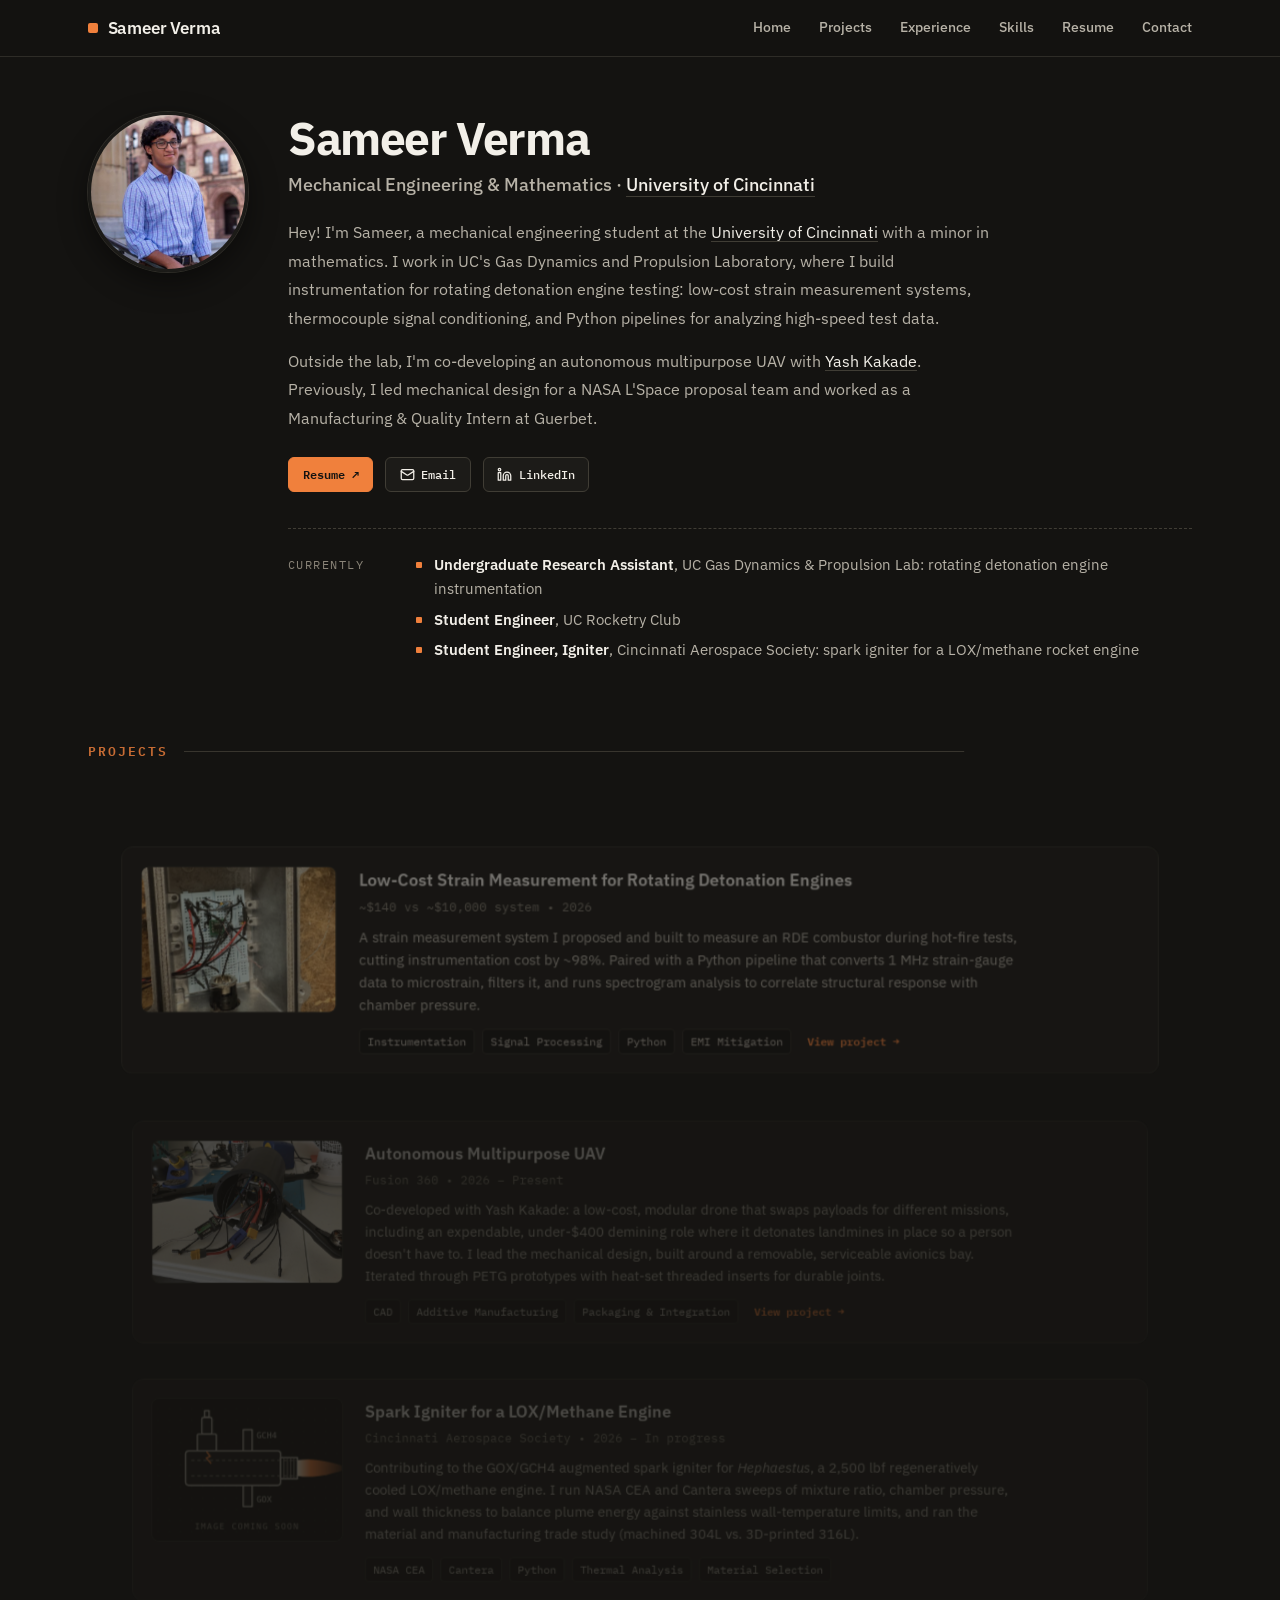
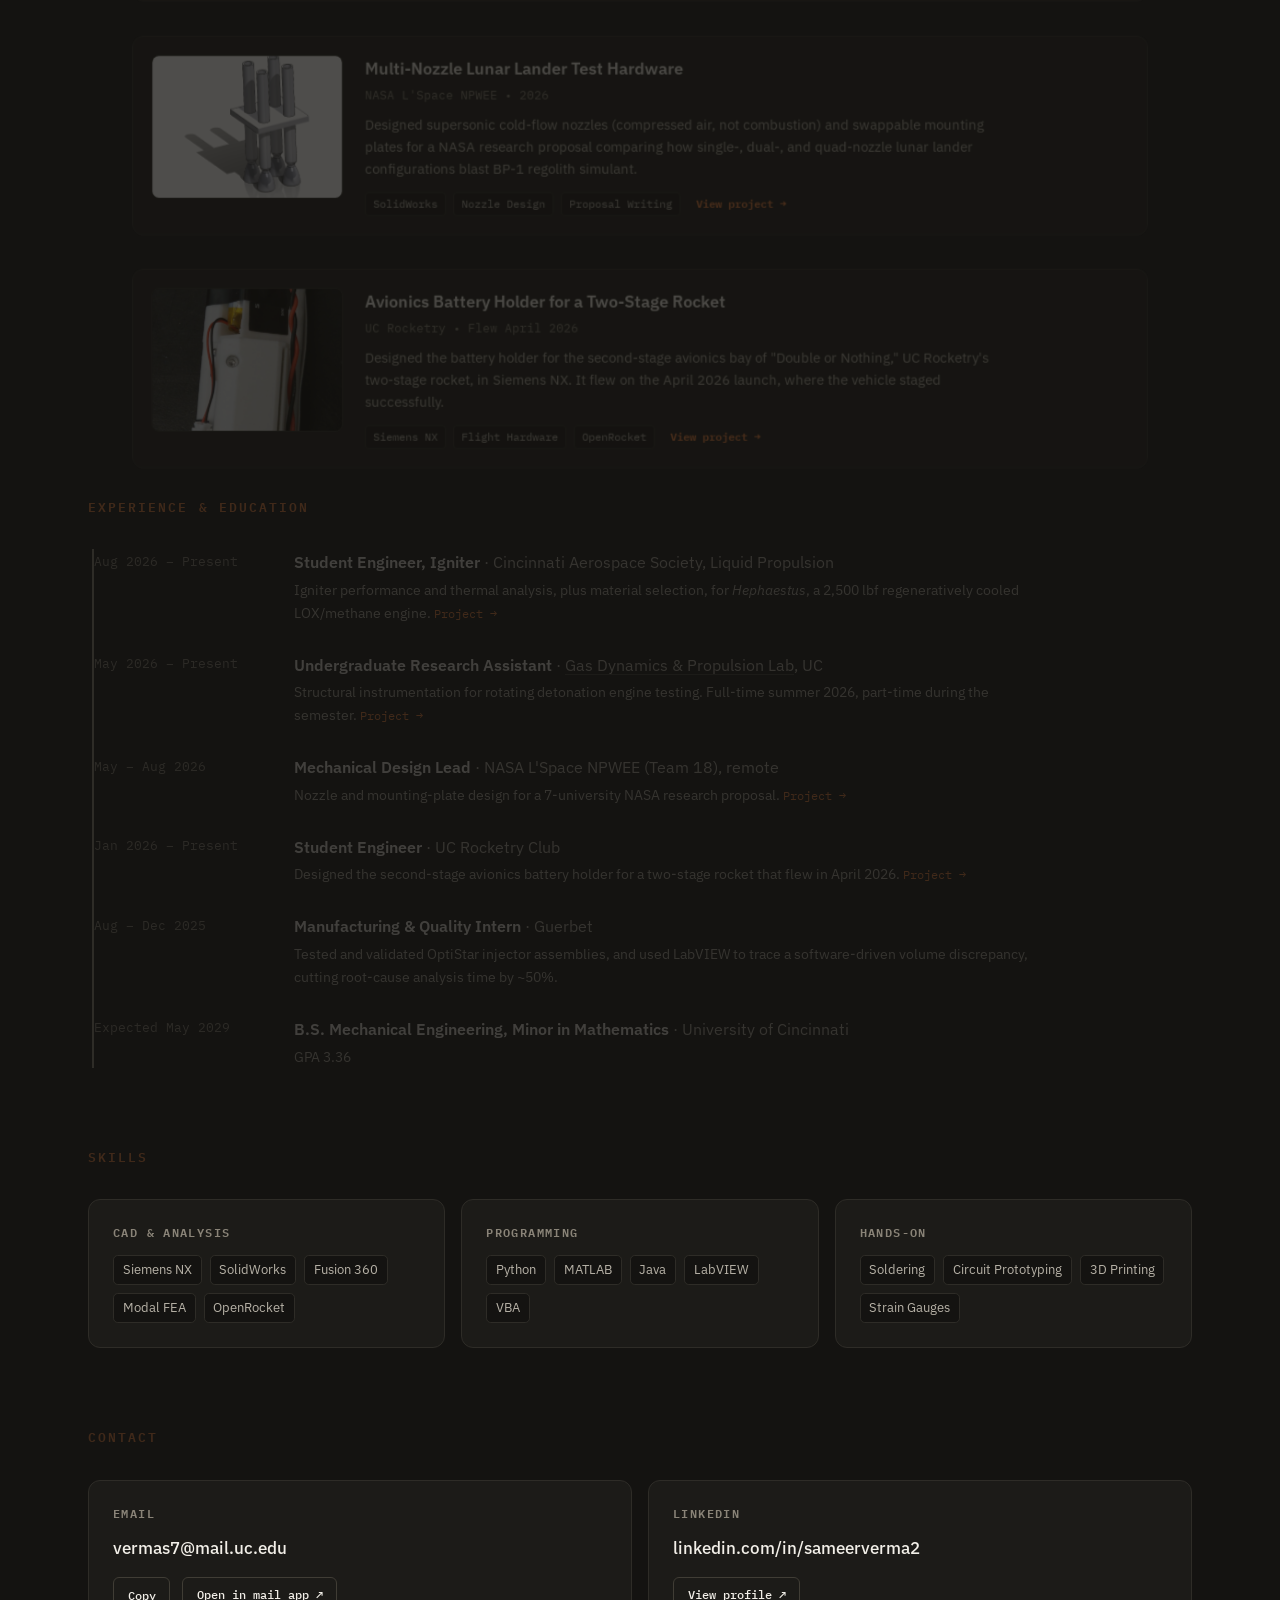
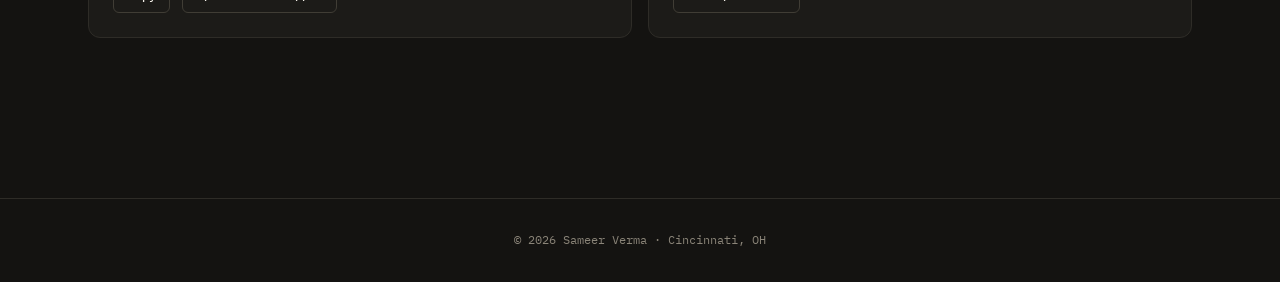
<file: index.html>
<!DOCTYPE html>
<html lang="en">
<head>
  <meta charset="utf-8">
  <meta name="viewport" content="width=device-width, initial-scale=1">
  <title>Sameer Verma | Mechanical Engineering</title>
  <meta name="description" content="Mechanical engineering student at the University of Cincinnati working on propulsion instrumentation, rocketry, and UAV design.">
  <link rel="icon" href="favicon.svg" type="image/svg+xml">
  <link rel="apple-touch-icon" href="apple-touch-icon.png">
  <meta property="og:type" content="website">
  <meta property="og:site_name" content="Sameer Verma">
  <meta property="og:title" content="Sameer Verma | Mechanical Engineering">
  <meta property="og:description" content="Mechanical engineering student at the University of Cincinnati working on propulsion instrumentation, rocketry, and UAV design.">
  <meta property="og:url" content="https://sam5547.github.io/">
  <meta property="og:image" content="https://sam5547.github.io/images/headshot.jpg">
  <meta property="og:image:width" content="400">
  <meta property="og:image:height" content="400">
  <meta property="og:image:alt" content="Sameer Verma headshot">
  <meta name="twitter:card" content="summary">
  <meta name="twitter:title" content="Sameer Verma | Mechanical Engineering">
  <meta name="twitter:description" content="Mechanical engineering student at the University of Cincinnati working on propulsion instrumentation, rocketry, and UAV design.">
  <meta name="twitter:image" content="https://sam5547.github.io/images/headshot.jpg">
  <link rel="preconnect" href="https://fonts.googleapis.com">
  <link rel="preconnect" href="https://fonts.gstatic.com" crossorigin>
  <link href="https://fonts.googleapis.com/css2?family=IBM+Plex+Mono:wght@400;500;600&family=IBM+Plex+Sans:wght@400;500;600;700&display=swap" rel="stylesheet">
  <link rel="stylesheet" href="style.css?v=2026-10-26">
  <script>document.documentElement.classList.add("js")</script>
</head>
<body>
  <nav>
    <div class="nav-inner">
      <a class="logo" href="#top">Sameer Verma</a>
      <button class="menu-btn" aria-label="Menu" onclick="document.querySelector('.links').classList.toggle('open')">
        <svg width="20" height="20" viewBox="0 0 24 24" fill="none" stroke="currentColor" stroke-width="2" stroke-linecap="round"><line x1="4" x2="20" y1="12" y2="12"/><line x1="4" x2="20" y1="6" y2="6"/><line x1="4" x2="20" y1="18" y2="18"/></svg>
      </button>
      <div class="links" onclick="this.classList.remove('open')">
        <a href="#top">Home</a>
        <a href="#projects">Projects</a>
        <a href="#experience">Experience</a>
        <a href="#skills">Skills</a>
        <a href="Sameer_Verma_Resume.pdf" target="_blank">Resume</a>
        <a href="#contact">Contact</a>
      </div>
    </div>
  </nav>

  <main id="top">
    <!-- Hero -->
    <section class="hero">
      <div class="headshot reveal" style="--d:0s"><img src="images/headshot.jpg" alt="Sameer Verma"></div>
      <div class="hero-text">
        <h1 class="reveal" style="--d:.08s">Sameer Verma</h1>
        <p class="subtitle reveal" style="--d:.16s">Mechanical Engineering &amp; Mathematics · <a href="https://www.uc.edu/" target="_blank" rel="noopener">University of Cincinnati</a></p>
        <div class="bio reveal" style="--d:.24s">
          <p>Hey! I'm Sameer, a mechanical engineering student at the <a href="https://ceas.uc.edu/" target="_blank" rel="noopener">University of Cincinnati</a> with a minor in mathematics. I work in UC's Gas Dynamics and Propulsion Laboratory, where I build instrumentation for rotating detonation engine testing: low-cost strain measurement systems, thermocouple signal conditioning, and Python pipelines for analyzing high-speed test data.</p>
          <p>Outside the lab, I'm co-developing an autonomous multipurpose UAV with <a href="https://itsyashk.github.io/" target="_blank" rel="noopener">Yash Kakade</a>. Previously, I led mechanical design for a NASA L'Space proposal team and worked as a Manufacturing &amp; Quality Intern at Guerbet.</p>
        </div>
        <div class="hero-actions reveal" style="--d:.32s">
          <a class="btn btn-primary" href="Sameer_Verma_Resume.pdf" target="_blank">Resume ↗</a>
          <a class="btn" href="#contact"><svg width="15" height="15" viewBox="0 0 24 24" fill="none" stroke="currentColor" stroke-width="2" stroke-linecap="round" stroke-linejoin="round"><rect width="20" height="16" x="2" y="4" rx="2"/><path d="m22 7-8.97 5.7a1.94 1.94 0 0 1-2.06 0L2 7"/></svg>Email</a>
          <a class="btn" href="https://www.linkedin.com/in/sameerverma2/" target="_blank" rel="noopener"><svg width="15" height="15" viewBox="0 0 24 24" fill="none" stroke="currentColor" stroke-width="2" stroke-linecap="round" stroke-linejoin="round"><path d="M16 8a6 6 0 0 1 6 6v7h-4v-7a2 2 0 0 0-2-2 2 2 0 0 0-2 2v7h-4v-7a6 6 0 0 1 6-6z"/><rect width="4" height="12" x="2" y="9"/><circle cx="4" cy="4" r="2"/></svg>LinkedIn</a>
        </div>
        <div class="now reveal" style="--d:.4s">
          <span class="now-label">Currently</span>
          <ul>
            <li><strong>Undergraduate Research Assistant</strong>, UC Gas Dynamics &amp; Propulsion Lab: rotating detonation engine instrumentation</li>
            <li><strong>Student Engineer</strong>, UC Rocketry Club</li>
            <li><strong>Student Engineer, Igniter</strong>, Cincinnati Aerospace Society: spark igniter for a LOX/methane rocket engine</li>
          </ul>
        </div>
      </div>
    </section>

    <!-- Projects -->
    <section id="projects">
      <h2 class="scrub">Projects</h2>
      <div class="projects">
        <div class="project scrub">
          <div class="thumb"><img src="images/rde-enclosure-aluminum.jpg" alt="Strain measurement electronics in an aluminum enclosure"></div>
          <div>
            <h3><a href="projects/rde/">Low-Cost Strain Measurement for Rotating Detonation Engines</a></h3>
            <div class="meta">~$140 vs ~$10,000 system • 2026</div>
            <p>A strain measurement system I proposed and built to measure an RDE combustor during hot-fire tests, cutting instrumentation cost by ~98%. Paired with a Python pipeline that converts 1 MHz strain-gauge data to microstrain, filters it, and runs spectrogram analysis to correlate structural response with chamber pressure.</p>
            <div class="tags"><span class="tag">Instrumentation</span><span class="tag">Signal Processing</span><span class="tag">Python</span><span class="tag">EMI Mitigation</span><a class="tag tag-link" href="projects/rde/">View project →</a></div>
          </div>
        </div>

        <div class="project scrub">
          <div class="thumb"><img src="images/uav-assembled.jpg" alt="3D-printed quadcopter with cylindrical fuselage and avionics wiring"></div>
          <div>
            <h3><a href="projects/uav/">Autonomous Multipurpose UAV</a></h3>
            <div class="meta">Fusion 360 • 2026 – Present</div>
            <p>Co-developed with Yash Kakade: a low-cost, modular drone that swaps payloads for different missions, including an expendable, under-$400 demining role where it detonates landmines in place so a person doesn't have to. I lead the mechanical design, built around a removable, serviceable avionics bay. Iterated through PETG prototypes with heat-set threaded inserts for durable joints.</p>
            <div class="tags"><span class="tag">CAD</span><span class="tag">Additive Manufacturing</span><span class="tag">Packaging &amp; Integration</span><a class="tag tag-link" href="projects/uav/">View project →</a></div>
          </div>
        </div>

        <div class="project scrub" id="cas">
          <div class="thumb"><img src="images/cas-igniter-placeholder.svg" alt="Concept sketch of the spark igniter; photo coming soon"></div>
          <div>
            <h3>Spark Igniter for a LOX/Methane Engine</h3>
            <div class="meta">Cincinnati Aerospace Society • 2026 – In progress</div>
            <p>Contributing to the GOX/GCH4 augmented spark igniter for <em>Hephaestus</em>, a 2,500 lbf regeneratively cooled LOX/methane engine. I run NASA CEA and Cantera sweeps of mixture ratio, chamber pressure, and wall thickness to balance plume energy against stainless wall-temperature limits, and ran the material and manufacturing trade study (machined 304L vs. 3D-printed 316L).</p>
            <div class="tags"><span class="tag">NASA CEA</span><span class="tag">Cantera</span><span class="tag">Python</span><span class="tag">Thermal Analysis</span><span class="tag">Material Selection</span></div>
          </div>
        </div>

        <div class="project scrub">
          <div class="thumb"><img src="images/lspace-quad-mount.png" alt="SolidWorks model of four nozzles mounted through a square plate"></div>
          <div>
            <h3><a href="projects/lspace/">Multi-Nozzle Lunar Lander Test Hardware</a></h3>
            <div class="meta">NASA L'Space NPWEE • 2026</div>
            <p>Designed supersonic cold-flow nozzles (compressed air, not combustion) and swappable mounting plates for a NASA research proposal comparing how single-, dual-, and quad-nozzle lunar lander configurations blast BP-1 regolith simulant.</p>
            <div class="tags"><span class="tag">SolidWorks</span><span class="tag">Nozzle Design</span><span class="tag">Proposal Writing</span><a class="tag tag-link" href="projects/lspace/">View project →</a></div>
          </div>
        </div>

        <div class="project scrub">
          <div class="thumb"><img src="images/rocket-battery-holder.jpg" alt="3D-printed battery holder mounted on the rocket's avionics sled"></div>
          <div>
            <h3><a href="projects/rocket/">Avionics Battery Holder for a Two-Stage Rocket</a></h3>
            <div class="meta">UC Rocketry • Flew April 2026</div>
            <p>Designed the battery holder for the second-stage avionics bay of "Double or Nothing," UC Rocketry's two-stage rocket, in Siemens NX. It flew on the April 2026 launch, where the vehicle staged successfully.</p>
            <div class="tags"><span class="tag">Siemens NX</span><span class="tag">Flight Hardware</span><span class="tag">OpenRocket</span><a class="tag tag-link" href="projects/rocket/">View project →</a></div>
          </div>
        </div>
      </div>
    </section>

    <!-- Experience -->
    <section id="experience">
      <h2 class="scrub">Experience &amp; Education</h2>
      <div class="exp">
        <div class="exp-row scrub">
          <span class="exp-when">Aug 2026 – Present</span>
          <div><h3>Student Engineer, Igniter <span>· Cincinnati Aerospace Society, Liquid Propulsion</span></h3>
          <p>Igniter performance and thermal analysis, plus material selection, for <em>Hephaestus</em>, a 2,500 lbf regeneratively cooled LOX/methane engine. <a class="go" href="#cas">Project →</a></p></div>
        </div>
        <div class="exp-row scrub">
          <span class="exp-when">May 2026 – Present</span>
          <div><h3>Undergraduate Research Assistant <span>· <a href="https://www.ceas.uc.edu/academics/departments/engineering-education/protege-undergraduate-research-program/gas-dynamics-lab.html" target="_blank" rel="noopener" style="text-decoration:underline;text-decoration-color:var(--rule);text-underline-offset:3px">Gas Dynamics &amp; Propulsion Lab</a>, UC</span></h3>
          <p>Structural instrumentation for rotating detonation engine testing. Full-time summer 2026, part-time during the semester. <a class="go" href="projects/rde/">Project →</a></p></div>
        </div>
        <div class="exp-row scrub">
          <span class="exp-when">May – Aug 2026</span>
          <div><h3>Mechanical Design Lead <span>· NASA L'Space NPWEE (Team 18), remote</span></h3>
          <p>Nozzle and mounting-plate design for a 7-university NASA research proposal. <a class="go" href="projects/lspace/">Project →</a></p></div>
        </div>
        <div class="exp-row scrub">
          <span class="exp-when">Jan 2026 – Present</span>
          <div><h3>Student Engineer <span>· UC Rocketry Club</span></h3>
          <p>Designed the second-stage avionics battery holder for a two-stage rocket that flew in April 2026. <a class="go" href="projects/rocket/">Project →</a></p></div>
        </div>
        <div class="exp-row scrub">
          <span class="exp-when">Aug – Dec 2025</span>
          <div><h3>Manufacturing &amp; Quality Intern <span>· Guerbet</span></h3>
          <p>Tested and validated OptiStar injector assemblies, and used LabVIEW to trace a software-driven volume discrepancy, cutting root-cause analysis time by ~50%.</p></div>
        </div>
        <div class="exp-row scrub">
          <span class="exp-when">Expected May 2029</span>
          <div><h3>B.S. Mechanical Engineering, Minor in Mathematics <span>· University of Cincinnati</span></h3>
          <p>GPA 3.36</p></div>
        </div>
      </div>
    </section>

    <!-- Skills -->
    <section id="skills">
      <h2 class="scrub">Skills</h2>
      <div class="skills">
        <div class="card reveal" style="--d:0.0s"><h4>CAD &amp; Analysis</h4><div class="chips"><span class="chip">Siemens NX</span><span class="chip">SolidWorks</span><span class="chip">Fusion 360</span><span class="chip">Modal FEA</span><span class="chip">OpenRocket</span></div></div>
        <div class="card reveal" style="--d:0.1s"><h4>Programming</h4><div class="chips"><span class="chip">Python</span><span class="chip">MATLAB</span><span class="chip">Java</span><span class="chip">LabVIEW</span><span class="chip">VBA</span></div></div>
        <div class="card reveal" style="--d:0.2s"><h4>Hands-On</h4><div class="chips"><span class="chip">Soldering</span><span class="chip">Circuit Prototyping</span><span class="chip">3D Printing</span><span class="chip">Strain Gauges</span></div></div>
      </div>
    </section>
    <!-- Contact -->
    <section id="contact">
      <h2 class="scrub">Contact</h2>
      <div class="contact">
        <div class="card reveal" style="--d:0.0s">
          <h4>Email</h4>
          <p class="contact-value">vermas7@mail.uc.edu</p>
          <div class="contact-actions">
            <button class="resume-btn" type="button" onclick="navigator.clipboard.writeText('vermas7@mail.uc.edu').then(() => { this.textContent = 'Copied ✓'; setTimeout(() => this.textContent = 'Copy', 1800); })">Copy</button>
            <a class="resume-btn" href="mailto:vermas7@mail.uc.edu">Open in mail app ↗</a>
          </div>
        </div>
        <div class="card reveal" style="--d:0.1s">
          <h4>LinkedIn</h4>
          <p class="contact-value">linkedin.com/in/sameerverma2</p>
          <div class="contact-actions">
            <a class="resume-btn" href="https://www.linkedin.com/in/sameerverma2/" target="_blank" rel="noopener">View profile ↗</a>
          </div>
        </div>
      </div>
    </section>
  </main>

  <footer>© 2026 Sameer Verma · Cincinnati, OH</footer>
  <script>
    (function () {
      var els = document.querySelectorAll('.reveal');
      if (!('IntersectionObserver' in window)) { els.forEach(function (e) { e.classList.add('in'); }); return; }
      var io = new IntersectionObserver(function (entries) {
        entries.forEach(function (e) { if (e.isIntersecting) { e.target.classList.add('in'); io.unobserve(e.target); } });
      }, { threshold: 0.12, rootMargin: '0px 0px -40px 0px' });
      els.forEach(function (e) { io.observe(e); });
    })();
  </script>
  <script>
    (function () {
      if (matchMedia('(prefers-reduced-motion: reduce)').matches) return;
      var els = Array.prototype.slice.call(document.querySelectorAll('.scrub'));
      var ease = function (t) { return 1 - Math.pow(1 - t, 3); };
      var queued = false;
      function update() {
        queued = false;
        var vh = window.innerHeight;
        els.forEach(function (el) {
          var top = el.getBoundingClientRect().top;
          // 0 when the element's top is at the bottom of the screen, 1 once it has risen 45% of the screen
          var t = Math.min(1, Math.max(0, (vh - top) / (vh * 0.45)));
          el.style.setProperty('--p', ease(t).toFixed(3));
        });
      }
      function queue() { if (!queued) { queued = true; requestAnimationFrame(update); } }
      addEventListener('scroll', queue, { passive: true });
      addEventListener('resize', queue);
      update();
    })();
  </script>
</body>
</html>
</file>
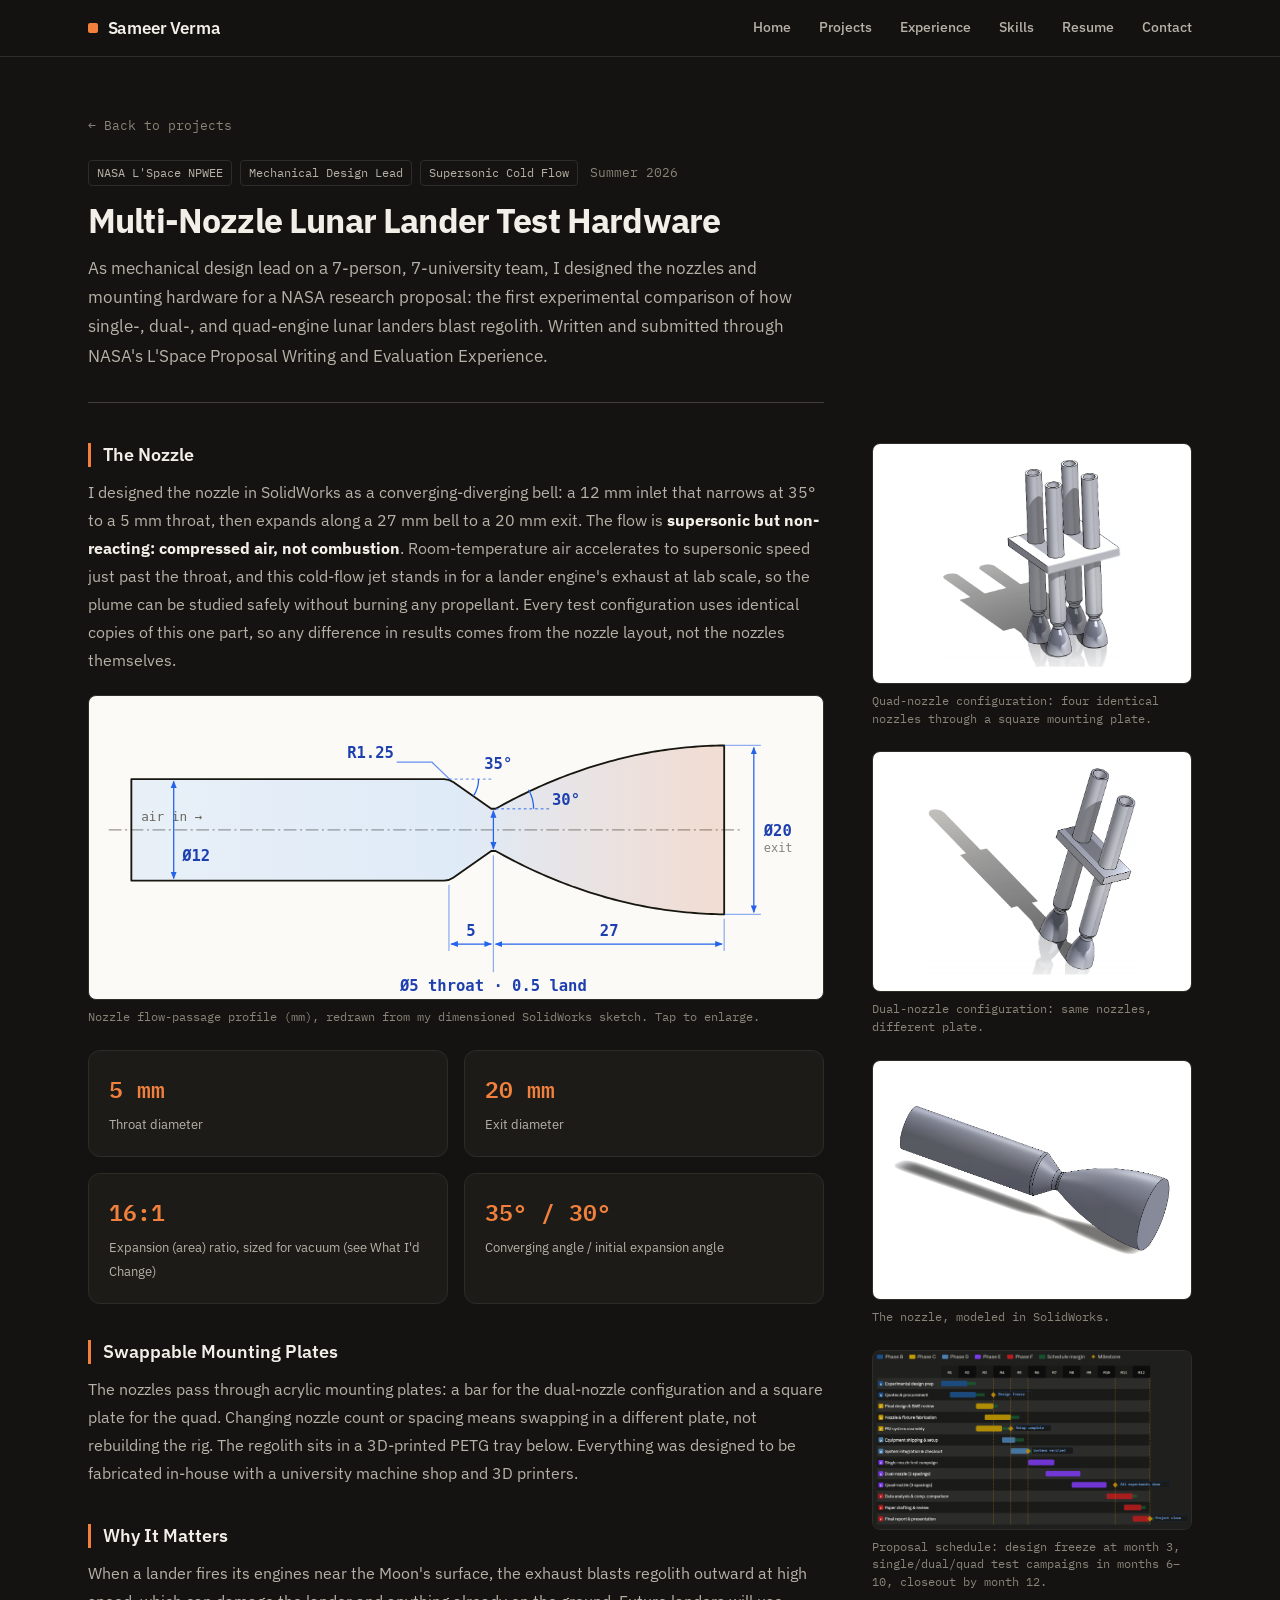
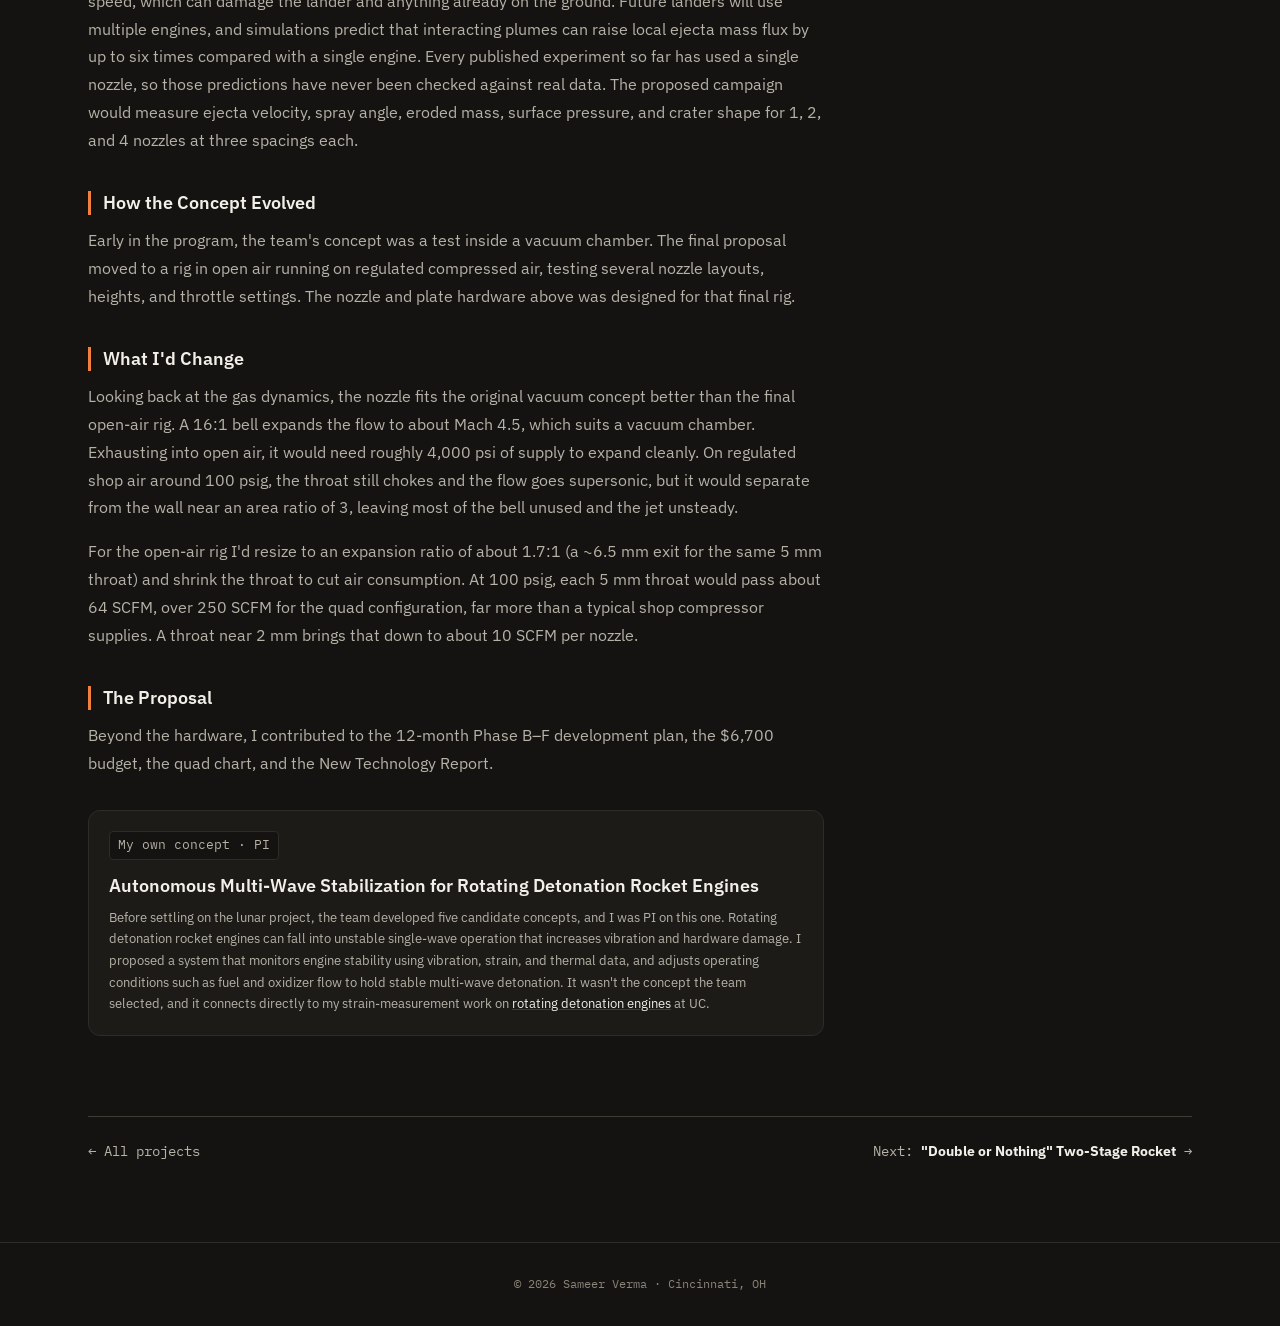
<file: projects/lspace/index.html>
<!DOCTYPE html>
<html lang="en">
<head>
  <meta charset="utf-8">
  <meta name="viewport" content="width=device-width, initial-scale=1">
  <title>Multi-Nozzle Lunar Lander Test Hardware | Sameer Verma</title>
  <meta name="description" content="Nozzle and mounting-plate design in SolidWorks for a NASA research proposal comparing single-, dual-, and quad-nozzle plume-surface interaction on lunar regolith simulant.">
  <link rel="icon" href="../../favicon.svg" type="image/svg+xml">
  <link rel="apple-touch-icon" href="../../apple-touch-icon.png">
  <meta property="og:type" content="article">
  <meta property="og:site_name" content="Sameer Verma">
  <meta property="og:title" content="Multi-Nozzle Lunar Lander Test Hardware">
  <meta property="og:description" content="Nozzle and mounting-plate design in SolidWorks for a NASA research proposal comparing single-, dual-, and quad-nozzle plume-surface interaction on lunar regolith simulant.">
  <meta property="og:url" content="https://sam5547.github.io/projects/lspace/">
  <meta property="og:image" content="https://sam5547.github.io/images/lspace-quad-mount.png">
  <meta name="twitter:card" content="summary_large_image">
  <link rel="preconnect" href="https://fonts.googleapis.com">
  <link rel="preconnect" href="https://fonts.gstatic.com" crossorigin>
  <link href="https://fonts.googleapis.com/css2?family=IBM+Plex+Mono:wght@400;500;600&family=IBM+Plex+Sans:wght@400;500;600;700&display=swap" rel="stylesheet">
  <link rel="stylesheet" href="../../style.css?v=2026-10-26">
</head>
<body>
  <nav>
    <div class="nav-inner">
      <a class="logo" href="../../">Sameer Verma</a>
      <button class="menu-btn" aria-label="Menu" onclick="document.querySelector('.links').classList.toggle('open')">
        <svg width="20" height="20" viewBox="0 0 24 24" fill="none" stroke="currentColor" stroke-width="2" stroke-linecap="round"><line x1="4" x2="20" y1="12" y2="12"/><line x1="4" x2="20" y1="6" y2="6"/><line x1="4" x2="20" y1="18" y2="18"/></svg>
      </button>
      <div class="links" onclick="this.classList.remove('open')">
        <a href="../../">Home</a>
        <a href="../../#projects">Projects</a>
        <a href="../../#experience">Experience</a>
        <a href="../../#skills">Skills</a>
        <a href="../../Sameer_Verma_Resume.pdf" target="_blank">Resume</a>
        <a href="../../#contact">Contact</a>
      </div>
    </div>
  </nav>

  <main>
    <a class="back" href="../../#projects">← Back to projects</a>
  <section id="lspace" class="case">
    <div class="case-meta"><span class="tag">NASA L'Space NPWEE</span><span class="tag">Mechanical Design Lead</span><span class="tag">Supersonic Cold Flow</span><span class="meta-date">Summer 2026</span></div>
    <h2 class="case-title">Multi-Nozzle Lunar Lander Test Hardware</h2>
    <p class="case-summary">As mechanical design lead on a 7-person, 7-university team, I designed the nozzles and mounting hardware for a NASA research proposal: the first experimental comparison of how single-, dual-, and quad-engine lunar landers blast regolith. Written and submitted through NASA's L'Space Proposal Writing and Evaluation Experience.</p>

    <div class="case-grid">
      <div class="case-main">
        <h3>The Nozzle</h3>
        <p>I designed the nozzle in SolidWorks as a converging-diverging bell: a 12 mm inlet that narrows at 35° to a 5 mm throat, then expands along a 27 mm bell to a 20 mm exit. The flow is <strong style="color:var(--text)">supersonic but non-reacting: compressed air, not combustion</strong>. Room-temperature air accelerates to supersonic speed just past the throat, and this cold-flow jet stands in for a lander engine's exhaust at lab scale, so the plume can be studied safely without burning any propellant. Every test configuration uses identical copies of this one part, so any difference in results comes from the nozzle layout, not the nozzles themselves.</p>
        <figure style="margin-top:1.25rem"><a href="../../images/lspace-nozzle-profile.svg" target="_blank" title="Open full size"><img src="../../images/lspace-nozzle-profile.svg" alt="Nozzle flow-passage profile with dimensions: 12 mm inlet, 35 degree converging section, 5 mm throat, 30 degree initial expansion, 27 mm bell to a 20 mm exit" style="background:#fbfaf7"></a><figcaption>Nozzle flow-passage profile (mm), redrawn from my dimensioned SolidWorks sketch. Tap to enlarge.</figcaption></figure>

        <div class="results" style="margin-top:1.5rem">
          <div class="result"><strong>5 mm</strong><span>Throat diameter</span></div>
          <div class="result"><strong>20 mm</strong><span>Exit diameter</span></div>
          <div class="result"><strong>16:1</strong><span>Expansion (area) ratio, sized for vacuum (see What I'd Change)</span></div>
          <div class="result"><strong>35° / 30°</strong><span>Converging angle / initial expansion angle</span></div>
        </div>

        <h3>Swappable Mounting Plates</h3>
        <p>The nozzles pass through acrylic mounting plates: a bar for the dual-nozzle configuration and a square plate for the quad. Changing nozzle count or spacing means swapping in a different plate, not rebuilding the rig. The regolith sits in a 3D-printed PETG tray below. Everything was designed to be fabricated in-house with a university machine shop and 3D printers.</p>

        <h3>Why It Matters</h3>
        <p>When a lander fires its engines near the Moon's surface, the exhaust blasts regolith outward at high speed, which can damage the lander and anything already on the ground. Future landers will use multiple engines, and simulations predict that interacting plumes can raise local ejecta mass flux by up to six times compared with a single engine. Every published experiment so far has used a single nozzle, so those predictions have never been checked against real data. The proposed campaign would measure ejecta velocity, spray angle, eroded mass, surface pressure, and crater shape for 1, 2, and 4 nozzles at three spacings each.</p>

        <h3>How the Concept Evolved</h3>
        <p>Early in the program, the team's concept was a test inside a vacuum chamber. The final proposal moved to a rig in open air running on regulated compressed air, testing several nozzle layouts, heights, and throttle settings. The nozzle and plate hardware above was designed for that final rig.</p>

        <h3>What I'd Change</h3>
        <p>Looking back at the gas dynamics, the nozzle fits the original vacuum concept better than the final open-air rig. A 16:1 bell expands the flow to about Mach 4.5, which suits a vacuum chamber. Exhausting into open air, it would need roughly 4,000 psi of supply to expand cleanly. On regulated shop air around 100 psig, the throat still chokes and the flow goes supersonic, but it would separate from the wall near an area ratio of 3, leaving most of the bell unused and the jet unsteady.</p>
        <p>For the open-air rig I'd resize to an expansion ratio of about 1.7:1 (a ~6.5 mm exit for the same 5 mm throat) and shrink the throat to cut air consumption. At 100 psig, each 5 mm throat would pass about 64 SCFM, over 250 SCFM for the quad configuration, far more than a typical shop compressor supplies. A throat near 2 mm brings that down to about 10 SCFM per nozzle.</p>

        <h3>The Proposal</h3>
        <p>Beyond the hardware, I contributed to the 12-month Phase B–F development plan, the $6,700 budget, the quad chart, and the New Technology Report.</p>

        <div class="result" style="margin-top:2rem">
          <span class="tag" style="display:inline-block;margin-bottom:.75rem">My own concept · PI</span>
          <strong style="color:var(--text);font-family:var(--sans);font-size:1.1rem;margin-bottom:.5rem">Autonomous Multi-Wave Stabilization for Rotating Detonation Rocket Engines</strong>
          <span style="display:block;line-height:1.65">Before settling on the lunar project, the team developed five candidate concepts, and I was PI on this one. Rotating detonation rocket engines can fall into unstable single-wave operation that increases vibration and hardware damage. I proposed a system that monitors engine stability using vibration, strain, and thermal data, and adjusts operating conditions such as fuel and oxidizer flow to hold stable multi-wave detonation. It wasn't the concept the team selected, and it connects directly to my strain-measurement work on <a href="../rde/" style="color:var(--text);text-decoration:underline;text-decoration-color:var(--rule)">rotating detonation engines</a> at UC.</span>
        </div>
      </div>
      <aside class="case-side">
        <figure><img src="../../images/lspace-quad-mount.png" alt="SolidWorks model of four nozzles mounted through a square plate"><figcaption>Quad-nozzle configuration: four identical nozzles through a square mounting plate.</figcaption></figure>
        <figure><img src="../../images/lspace-dual-mount.png" alt="SolidWorks model of two nozzles mounted through a bar plate"><figcaption>Dual-nozzle configuration: same nozzles, different plate.</figcaption></figure>
        <figure><img src="../../images/lspace-nozzle-3d.png" alt="SolidWorks model of a single converging-diverging bell nozzle"><figcaption>The nozzle, modeled in SolidWorks.</figcaption></figure>
        <figure><img src="../../images/lspace-schedule.png" alt="Gantt chart of the 12-month project schedule"><figcaption>Proposal schedule: design freeze at month 3, single/dual/quad test campaigns in months 6–10, closeout by month 12.</figcaption></figure>
      </aside>
    </div>
  </section>

    <div class="next-project">
      <a href="../../#projects">← All projects</a>
      <a href="../rocket/">Next: <strong>&quot;Double or Nothing&quot; Two-Stage Rocket</strong> →</a>
    </div>
  </main>

  <footer>© 2026 Sameer Verma · Cincinnati, OH</footer>
</body>
</html>
</file>
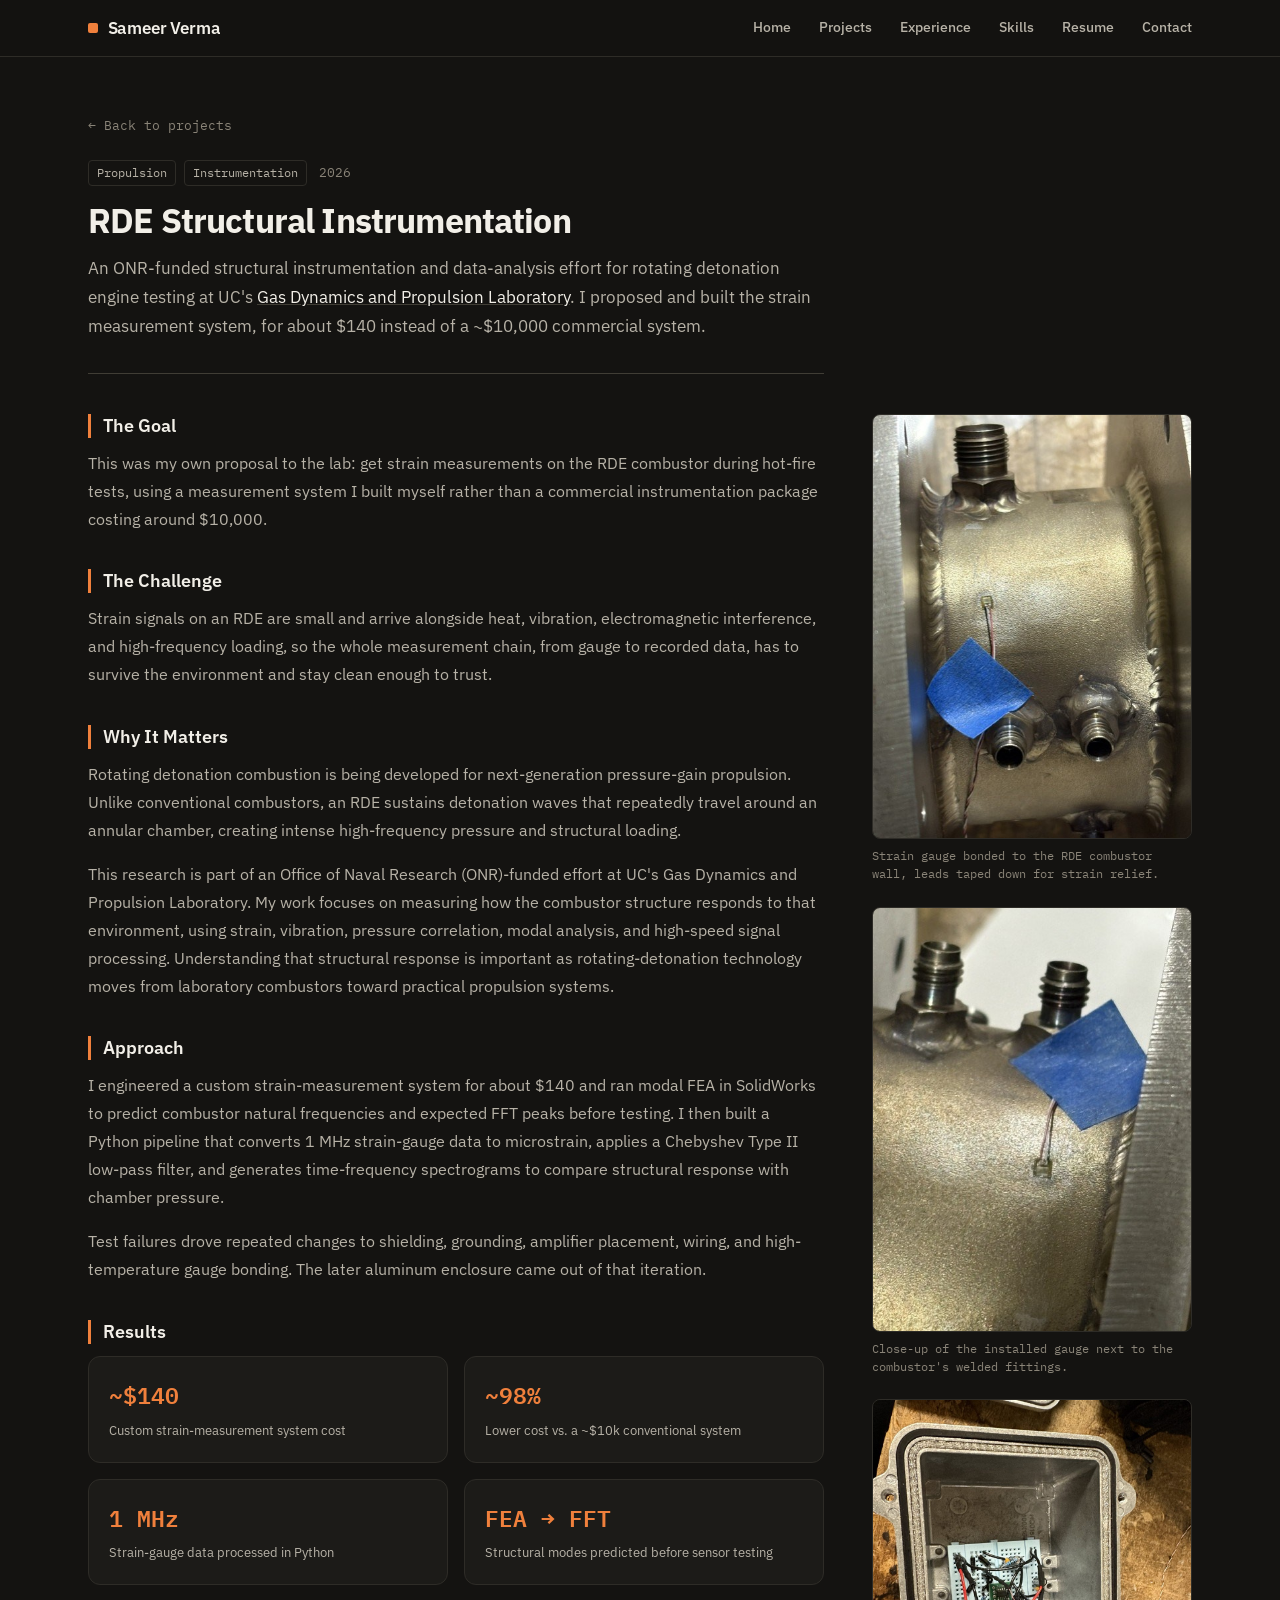
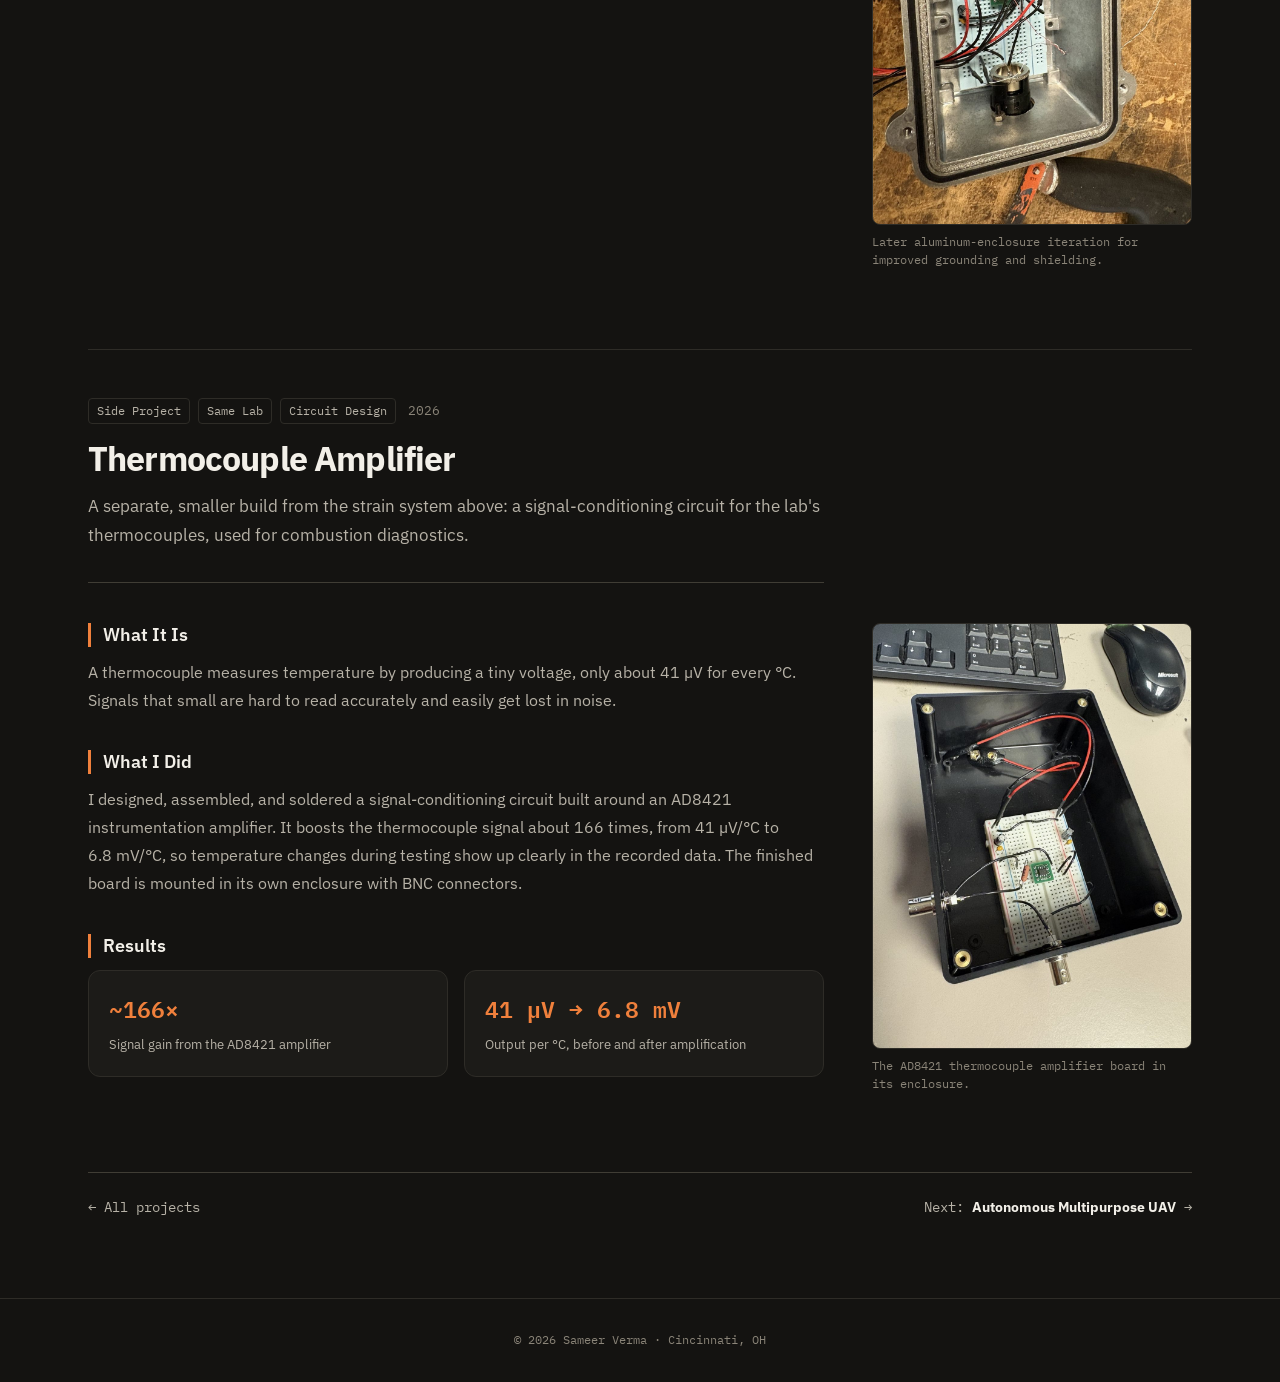
<file: projects/rde/index.html>
<!DOCTYPE html>
<html lang="en">
<head>
  <meta charset="utf-8">
  <meta name="viewport" content="width=device-width, initial-scale=1">
  <title>RDE Structural Instrumentation | Sameer Verma</title>
  <meta name="description" content="ONR-funded structural instrumentation for rotating detonation engine testing at UC: a strain measurement system I proposed and built for about $140 instead of a ~$10,000 commercial system.">
  <link rel="icon" href="../../favicon.svg" type="image/svg+xml">
  <link rel="apple-touch-icon" href="../../apple-touch-icon.png">
  <meta property="og:type" content="article">
  <meta property="og:site_name" content="Sameer Verma">
  <meta property="og:title" content="RDE Structural Instrumentation">
  <meta property="og:description" content="ONR-funded structural instrumentation for rotating detonation engine testing at UC: a strain measurement system I proposed and built for about $140 instead of a ~$10,000 commercial system.">
  <meta property="og:url" content="https://sam5547.github.io/projects/rde/">
  <meta property="og:image" content="https://sam5547.github.io/images/rde-gauge-installed.jpg">
  <meta name="twitter:card" content="summary_large_image">
  <link rel="preconnect" href="https://fonts.googleapis.com">
  <link rel="preconnect" href="https://fonts.gstatic.com" crossorigin>
  <link href="https://fonts.googleapis.com/css2?family=IBM+Plex+Mono:wght@400;500;600&family=IBM+Plex+Sans:wght@400;500;600;700&display=swap" rel="stylesheet">
  <link rel="stylesheet" href="../../style.css?v=2026-10-26">
</head>
<body>
  <nav>
    <div class="nav-inner">
      <a class="logo" href="../../">Sameer Verma</a>
      <button class="menu-btn" aria-label="Menu" onclick="document.querySelector('.links').classList.toggle('open')">
        <svg width="20" height="20" viewBox="0 0 24 24" fill="none" stroke="currentColor" stroke-width="2" stroke-linecap="round"><line x1="4" x2="20" y1="12" y2="12"/><line x1="4" x2="20" y1="6" y2="6"/><line x1="4" x2="20" y1="18" y2="18"/></svg>
      </button>
      <div class="links" onclick="this.classList.remove('open')">
        <a href="../../">Home</a>
        <a href="../../#projects">Projects</a>
        <a href="../../#experience">Experience</a>
        <a href="../../#skills">Skills</a>
        <a href="../../Sameer_Verma_Resume.pdf" target="_blank">Resume</a>
        <a href="../../#contact">Contact</a>
      </div>
    </div>
  </nav>

  <main>
    <a class="back" href="../../#projects">← Back to projects</a>
  <section id="rde" class="case">
    <div class="case-meta"><span class="tag">Propulsion</span><span class="tag">Instrumentation</span><span class="meta-date">2026</span></div>
    <h2 class="case-title">RDE Structural Instrumentation</h2>
    <p class="case-summary">An ONR-funded structural instrumentation and data-analysis effort for rotating detonation engine testing at UC's <a href="https://www.ceas.uc.edu/academics/departments/engineering-education/protege-undergraduate-research-program/gas-dynamics-lab.html" target="_blank" rel="noopener">Gas Dynamics and Propulsion Laboratory</a>. I proposed and built the strain measurement system, for about $140 instead of a ~$10,000 commercial system.</p>

    <div class="case-grid">
      <div class="case-main">
        <h3>The Goal</h3>
        <p>This was my own proposal to the lab: get strain measurements on the RDE combustor during hot-fire tests, using a measurement system I built myself rather than a commercial instrumentation package costing around $10,000.</p>

        <h3>The Challenge</h3>
        <p>Strain signals on an RDE are small and arrive alongside heat, vibration, electromagnetic interference, and high-frequency loading, so the whole measurement chain, from gauge to recorded data, has to survive the environment and stay clean enough to trust.</p>

        <h3>Why It Matters</h3>
        <p>Rotating detonation combustion is being developed for next-generation pressure-gain propulsion. Unlike conventional combustors, an RDE sustains detonation waves that repeatedly travel around an annular chamber, creating intense high-frequency pressure and structural loading.</p>
        <p>This research is part of an Office of Naval Research (ONR)-funded effort at UC's Gas Dynamics and Propulsion Laboratory. My work focuses on measuring how the combustor structure responds to that environment, using strain, vibration, pressure correlation, modal analysis, and high-speed signal processing. Understanding that structural response is important as rotating-detonation technology moves from laboratory combustors toward practical propulsion systems.</p>

        <h3>Approach</h3>
        <p>I engineered a custom strain-measurement system for about $140 and ran modal FEA in SolidWorks to predict combustor natural frequencies and expected FFT peaks before testing. I then built a Python pipeline that converts 1 MHz strain-gauge data to microstrain, applies a Chebyshev Type II low-pass filter, and generates time-frequency spectrograms to compare structural response with chamber pressure.</p>
        <p>Test failures drove repeated changes to shielding, grounding, amplifier placement, wiring, and high-temperature gauge bonding. The later aluminum enclosure came out of that iteration.</p>

        <h3>Results</h3>
        <div class="results">
          <div class="result"><strong>~$140</strong><span>Custom strain-measurement system cost</span></div>
          <div class="result"><strong>~98%</strong><span>Lower cost vs. a ~$10k conventional system</span></div>
          <div class="result"><strong>1 MHz</strong><span>Strain-gauge data processed in Python</span></div>
          <div class="result"><strong>FEA → FFT</strong><span>Structural modes predicted before sensor testing</span></div>
        </div>
      </div>
      <aside class="case-side">
        <figure><img src="../../images/rde-gauge-installed.jpg" alt="Strain gauge bonded to the outer wall of the RDE combustor between welded fittings"><figcaption>Strain gauge bonded to the RDE combustor wall, leads taped down for strain relief.</figcaption></figure>
        <figure><img src="../../images/rde-gauge-closeup.jpg" alt="Close-up of the small strain gauge on the combustor surface next to the welded fittings"><figcaption>Close-up of the installed gauge next to the combustor's welded fittings.</figcaption></figure>
        <figure><img src="../../images/rde-enclosure-aluminum.jpg" alt="Electronics inside an aluminum enclosure"><figcaption>Later aluminum-enclosure iteration for improved grounding and shielding.</figcaption></figure>
      </aside>
    </div>
  </section>

  <section id="tc-amp" class="case" style="margin-top:4rem;padding-top:3rem;border-top:1px solid var(--border)">
    <div class="case-meta"><span class="tag">Side Project</span><span class="tag">Same Lab</span><span class="tag">Circuit Design</span><span class="meta-date">2026</span></div>
    <h2 class="case-title">Thermocouple Amplifier</h2>
    <p class="case-summary">A separate, smaller build from the strain system above: a signal-conditioning circuit for the lab's thermocouples, used for combustion diagnostics.</p>

    <div class="case-grid">
      <div class="case-main">
        <h3>What It Is</h3>
        <p>A thermocouple measures temperature by producing a tiny voltage, only about 41 µV for every °C. Signals that small are hard to read accurately and easily get lost in noise.</p>

        <h3>What I Did</h3>
        <p>I designed, assembled, and soldered a signal-conditioning circuit built around an AD8421 instrumentation amplifier. It boosts the thermocouple signal about 166 times, from <span style="white-space:nowrap">41 µV/°C</span> to <span style="white-space:nowrap">6.8 mV/°C</span>, so temperature changes during testing show up clearly in the recorded data. The finished board is mounted in its own enclosure with BNC connectors.</p>

        <h3>Results</h3>
        <div class="results">
          <div class="result"><strong>~166×</strong><span>Signal gain from the AD8421 amplifier</span></div>
          <div class="result"><strong>41 µV → 6.8 mV</strong><span>Output per °C, before and after amplification</span></div>
        </div>
      </div>
      <aside class="case-side">
        <figure><img src="../../images/thermocouple-amp.jpg" alt="AD8421 thermocouple amplifier circuit in an enclosure with BNC connectors"><figcaption>The AD8421 thermocouple amplifier board in its enclosure.</figcaption></figure>
      </aside>
    </div>
  </section>

    <div class="next-project">
      <a href="../../#projects">← All projects</a>
      <a href="../uav/">Next: <strong>Autonomous Multipurpose UAV</strong> →</a>
    </div>
  </main>

  <footer>© 2026 Sameer Verma · Cincinnati, OH</footer>
</body>
</html>
</file>
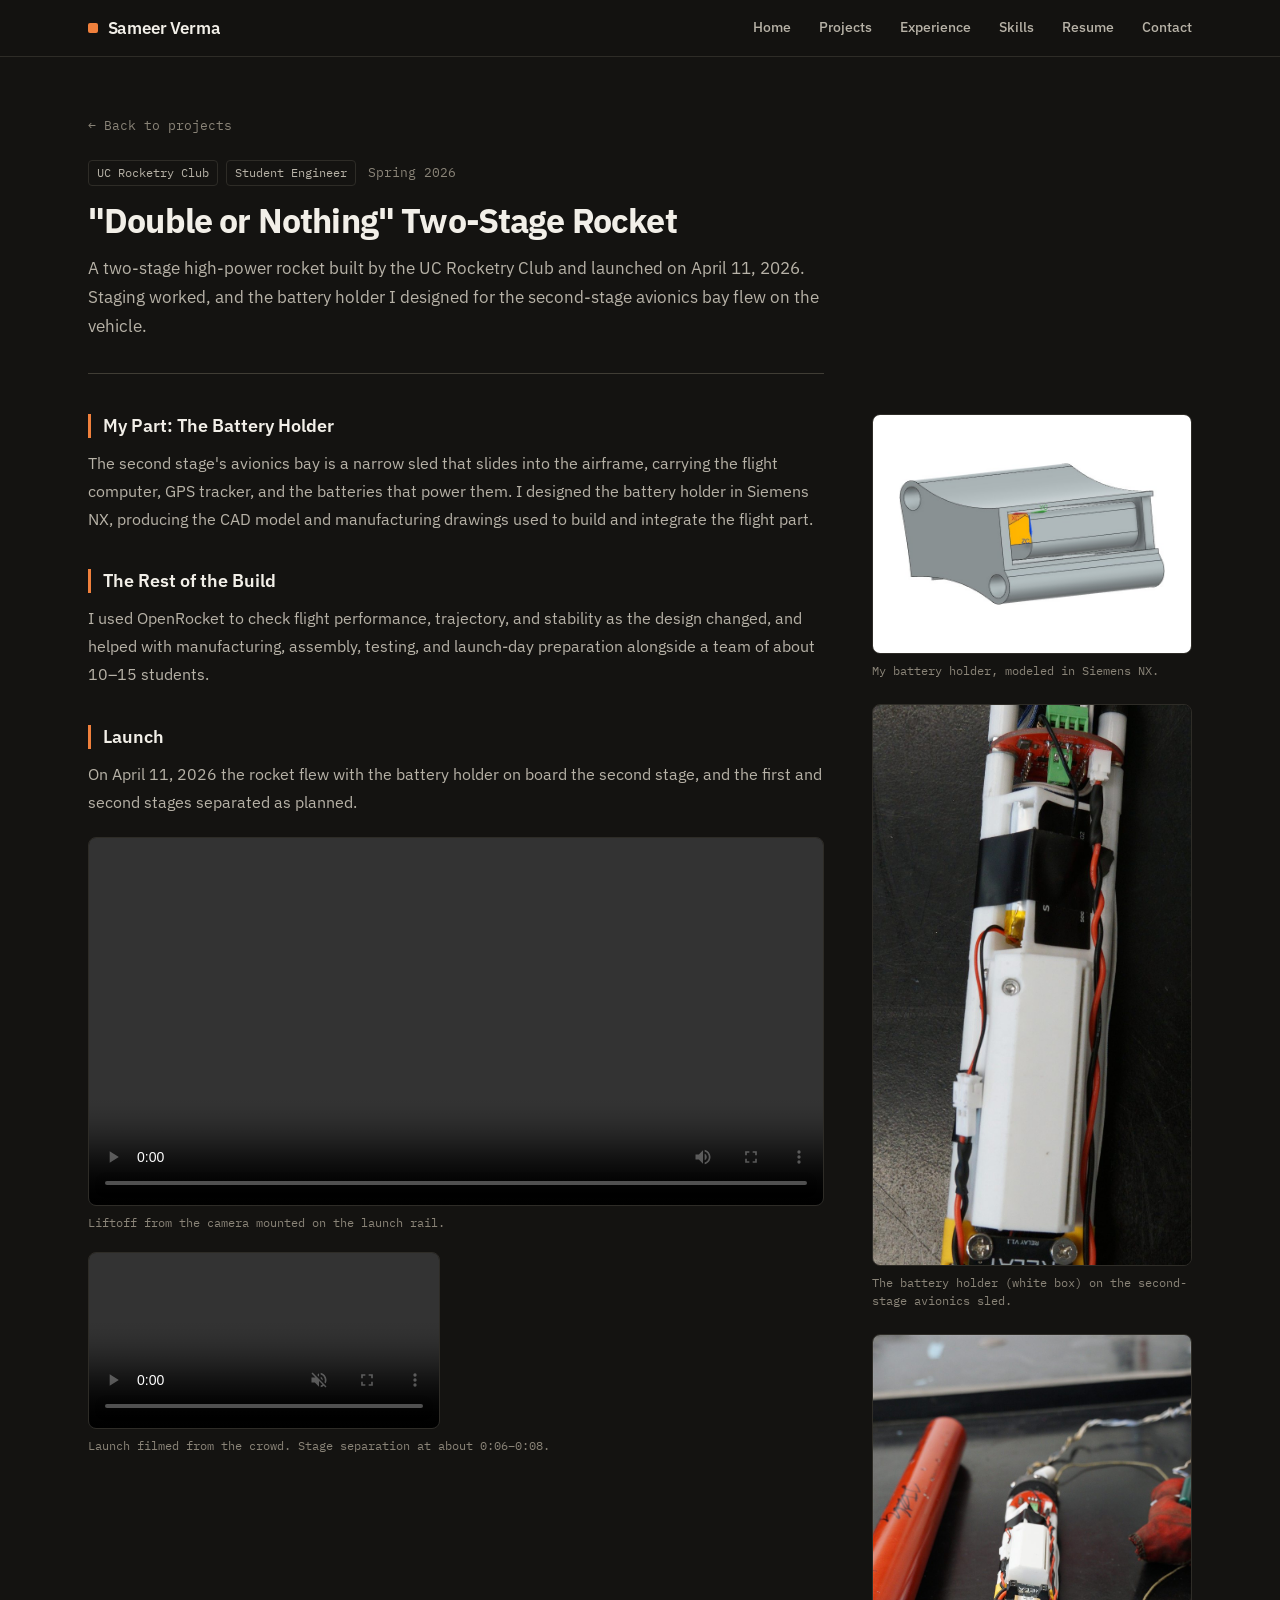
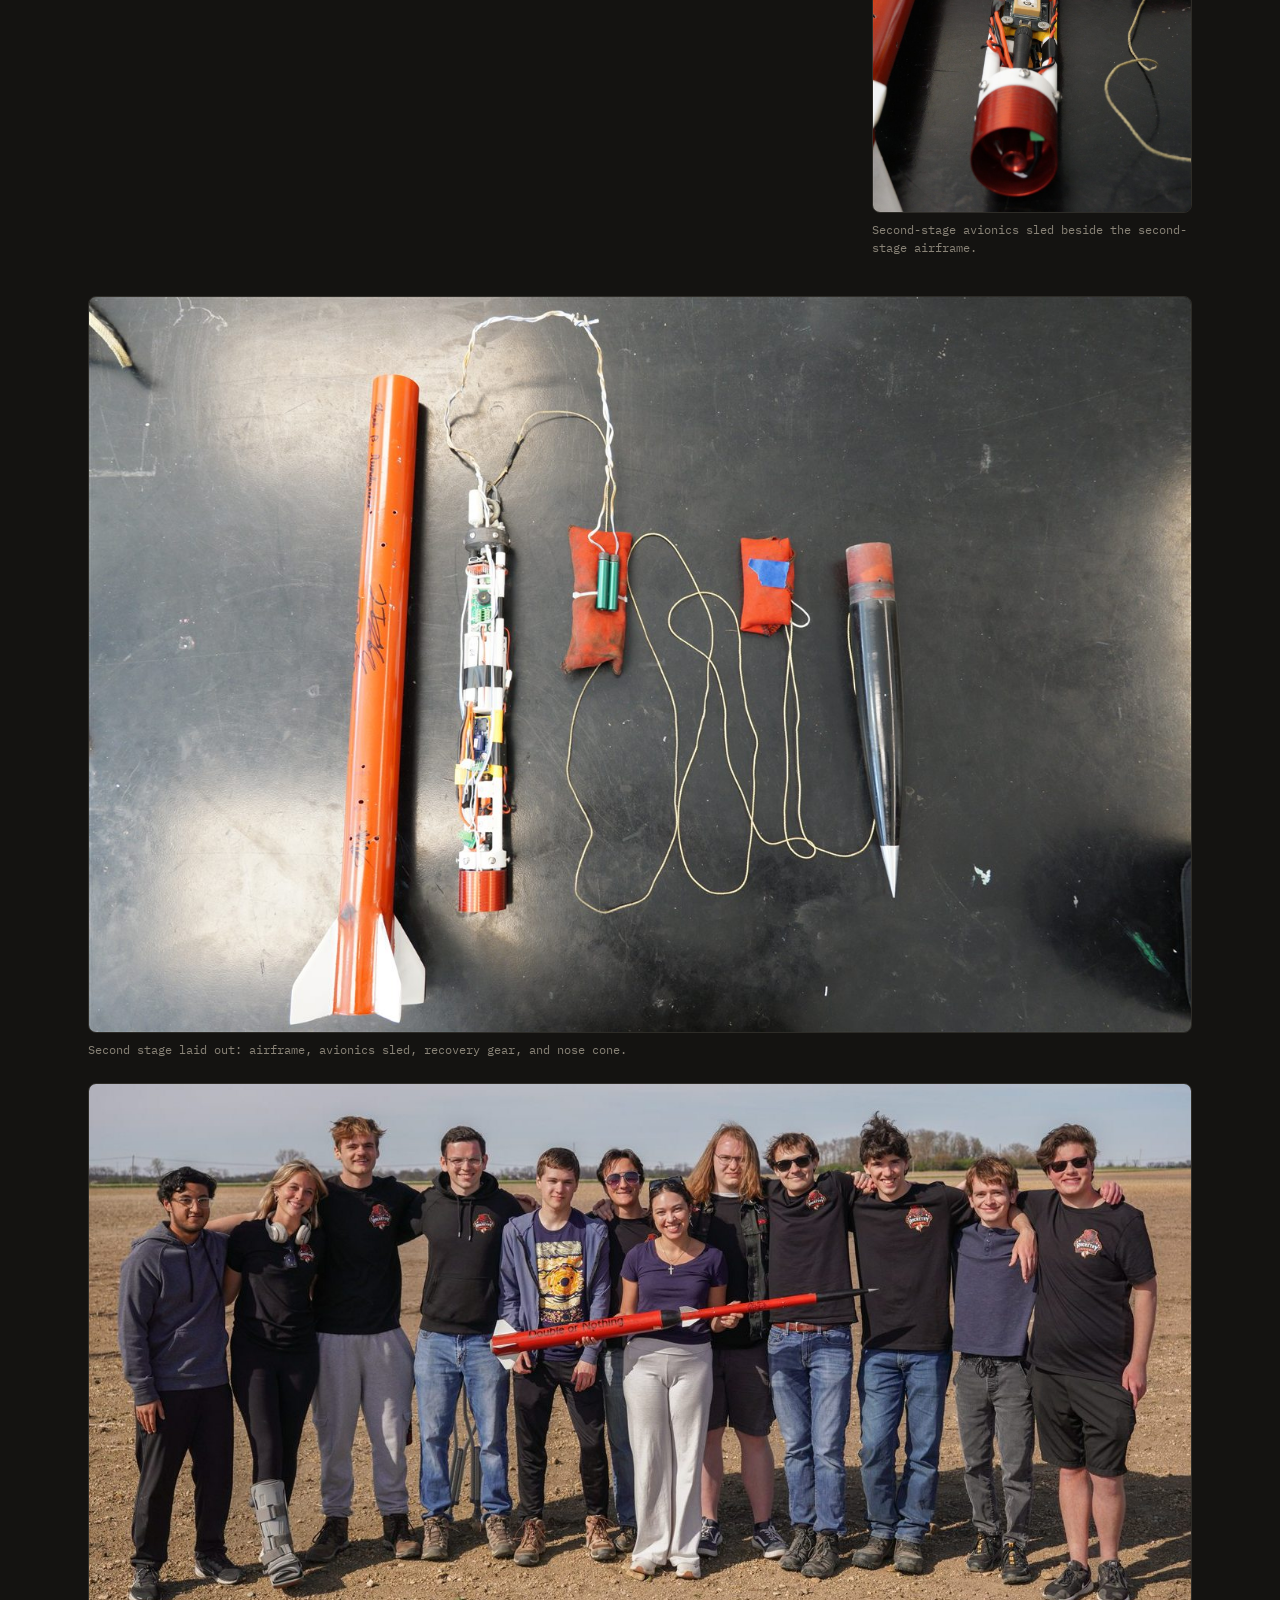
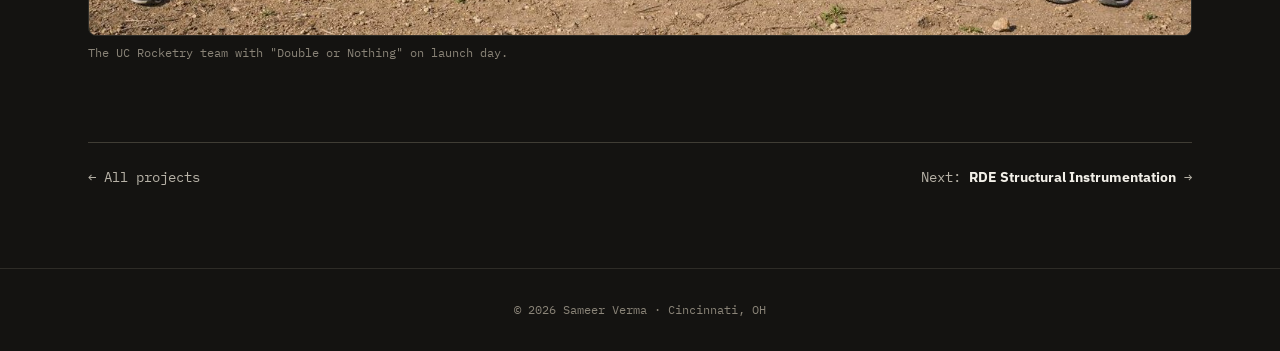
<file: projects/rocket/index.html>
<!DOCTYPE html>
<html lang="en">
<head>
  <meta charset="utf-8">
  <meta name="viewport" content="width=device-width, initial-scale=1">
  <title>&quot;Double or Nothing&quot; Two-Stage Rocket | Sameer Verma</title>
  <meta name="description" content="A two-stage high-power rocket built by the UC Rocketry Club and launched on April 11, 2026. Staging worked, and the battery holder I designed for the second-stage avionics bay flew on the vehicle.">
  <link rel="icon" href="../../favicon.svg" type="image/svg+xml">
  <link rel="apple-touch-icon" href="../../apple-touch-icon.png">
  <meta property="og:type" content="article">
  <meta property="og:site_name" content="Sameer Verma">
  <meta property="og:title" content="&quot;Double or Nothing&quot; Two-Stage Rocket">
  <meta property="og:description" content="A two-stage high-power rocket built by the UC Rocketry Club and launched on April 11, 2026. Staging worked, and the battery holder I designed for the second-stage avionics bay flew on the vehicle.">
  <meta property="og:url" content="https://sam5547.github.io/projects/rocket/">
  <meta property="og:image" content="https://sam5547.github.io/images/rocket-battery-holder.jpg">
  <meta name="twitter:card" content="summary_large_image">
  <link rel="preconnect" href="https://fonts.googleapis.com">
  <link rel="preconnect" href="https://fonts.gstatic.com" crossorigin>
  <link href="https://fonts.googleapis.com/css2?family=IBM+Plex+Mono:wght@400;500;600&family=IBM+Plex+Sans:wght@400;500;600;700&display=swap" rel="stylesheet">
  <link rel="stylesheet" href="../../style.css?v=2026-10-26">
</head>
<body>
  <nav>
    <div class="nav-inner">
      <a class="logo" href="../../">Sameer Verma</a>
      <button class="menu-btn" aria-label="Menu" onclick="document.querySelector('.links').classList.toggle('open')">
        <svg width="20" height="20" viewBox="0 0 24 24" fill="none" stroke="currentColor" stroke-width="2" stroke-linecap="round"><line x1="4" x2="20" y1="12" y2="12"/><line x1="4" x2="20" y1="6" y2="6"/><line x1="4" x2="20" y1="18" y2="18"/></svg>
      </button>
      <div class="links" onclick="this.classList.remove('open')">
        <a href="../../">Home</a>
        <a href="../../#projects">Projects</a>
        <a href="../../#experience">Experience</a>
        <a href="../../#skills">Skills</a>
        <a href="../../Sameer_Verma_Resume.pdf" target="_blank">Resume</a>
        <a href="../../#contact">Contact</a>
      </div>
    </div>
  </nav>

  <main>
    <a class="back" href="../../#projects">← Back to projects</a>
  <section id="rocket" class="case">
    <div class="case-meta"><span class="tag">UC Rocketry Club</span><span class="tag">Student Engineer</span><span class="meta-date">Spring 2026</span></div>
    <h2 class="case-title">"Double or Nothing" Two-Stage Rocket</h2>
    <p class="case-summary">A two-stage high-power rocket built by the UC Rocketry Club and launched on April 11, 2026. Staging worked, and the battery holder I designed for the second-stage avionics bay flew on the vehicle.</p>

    <div class="case-grid">
      <div class="case-main">
        <h3>My Part: The Battery Holder</h3>
        <p>The second stage's avionics bay is a narrow sled that slides into the airframe, carrying the flight computer, GPS tracker, and the batteries that power them. I designed the battery holder in Siemens NX, producing the CAD model and manufacturing drawings used to build and integrate the flight part.</p>

        <h3>The Rest of the Build</h3>
        <p>I used OpenRocket to check flight performance, trajectory, and stability as the design changed, and helped with manufacturing, assembly, testing, and launch-day preparation alongside a team of about 10–15 students.</p>

        <h3>Launch</h3>
        <p>On April 11, 2026 the rocket flew with the battery holder on board the second stage, and the first and second stages separated as planned.</p>
        <figure style="margin-top:1.25rem"><video src="../../videos/rocket-rail-cam.mp4" controls playsinline preload="metadata" style="display:block;width:100%;border-radius:.5rem;border:1px solid var(--border);background:var(--card)"></video><figcaption>Liftoff from the camera mounted on the launch rail.</figcaption></figure>
        <figure style="margin-top:1.25rem"><video src="../../videos/rocket-launch.mp4" controls muted playsinline preload="metadata" style="display:block;width:100%;max-width:22rem;max-height:36rem;border-radius:.5rem;border:1px solid var(--border);background:var(--card)"></video><figcaption>Launch filmed from the crowd. Stage separation at about 0:06–0:08.</figcaption></figure>
      </div>
      <aside class="case-side">
        <figure><img src="../../images/rocket-holder-cad.png" alt="Siemens NX model of the battery holder: a body with two through-holes and a pocket holding a cylindrical battery"><figcaption>My battery holder, modeled in Siemens NX.</figcaption></figure>
        <figure><img src="../../images/rocket-battery-holder.jpg" alt="White 3D-printed battery holder on the avionics sled, between two circuit boards"><figcaption>The battery holder (white box) on the second-stage avionics sled.</figcaption></figure>
        <figure><img src="../../images/rocket-avionics-sled.jpg" alt="Avionics sled with GPS tracker and battery holder next to the airframe"><figcaption>Second-stage avionics sled beside the second-stage airframe.</figcaption></figure>
      </aside>
    </div>

    <div class="gallery">
      <figure class="wide"><img src="../../images/rocket-layout.jpg" alt="Rocket components laid out: airframe, avionics sled, recovery gear, and nose cone"><figcaption>Second stage laid out: airframe, avionics sled, recovery gear, and nose cone.</figcaption></figure>
      <figure class="wide"><img src="../../images/rocket-team.jpg" alt="UC Rocketry team holding the rocket in a field on launch day"><figcaption>The UC Rocketry team with "Double or Nothing" on launch day.</figcaption></figure>
    </div>
  </section>

    <div class="next-project">
      <a href="../../#projects">← All projects</a>
      <a href="../rde/">Next: <strong>RDE Structural Instrumentation</strong> →</a>
    </div>
  </main>

  <footer>© 2026 Sameer Verma · Cincinnati, OH</footer>
</body>
</html>
</file>
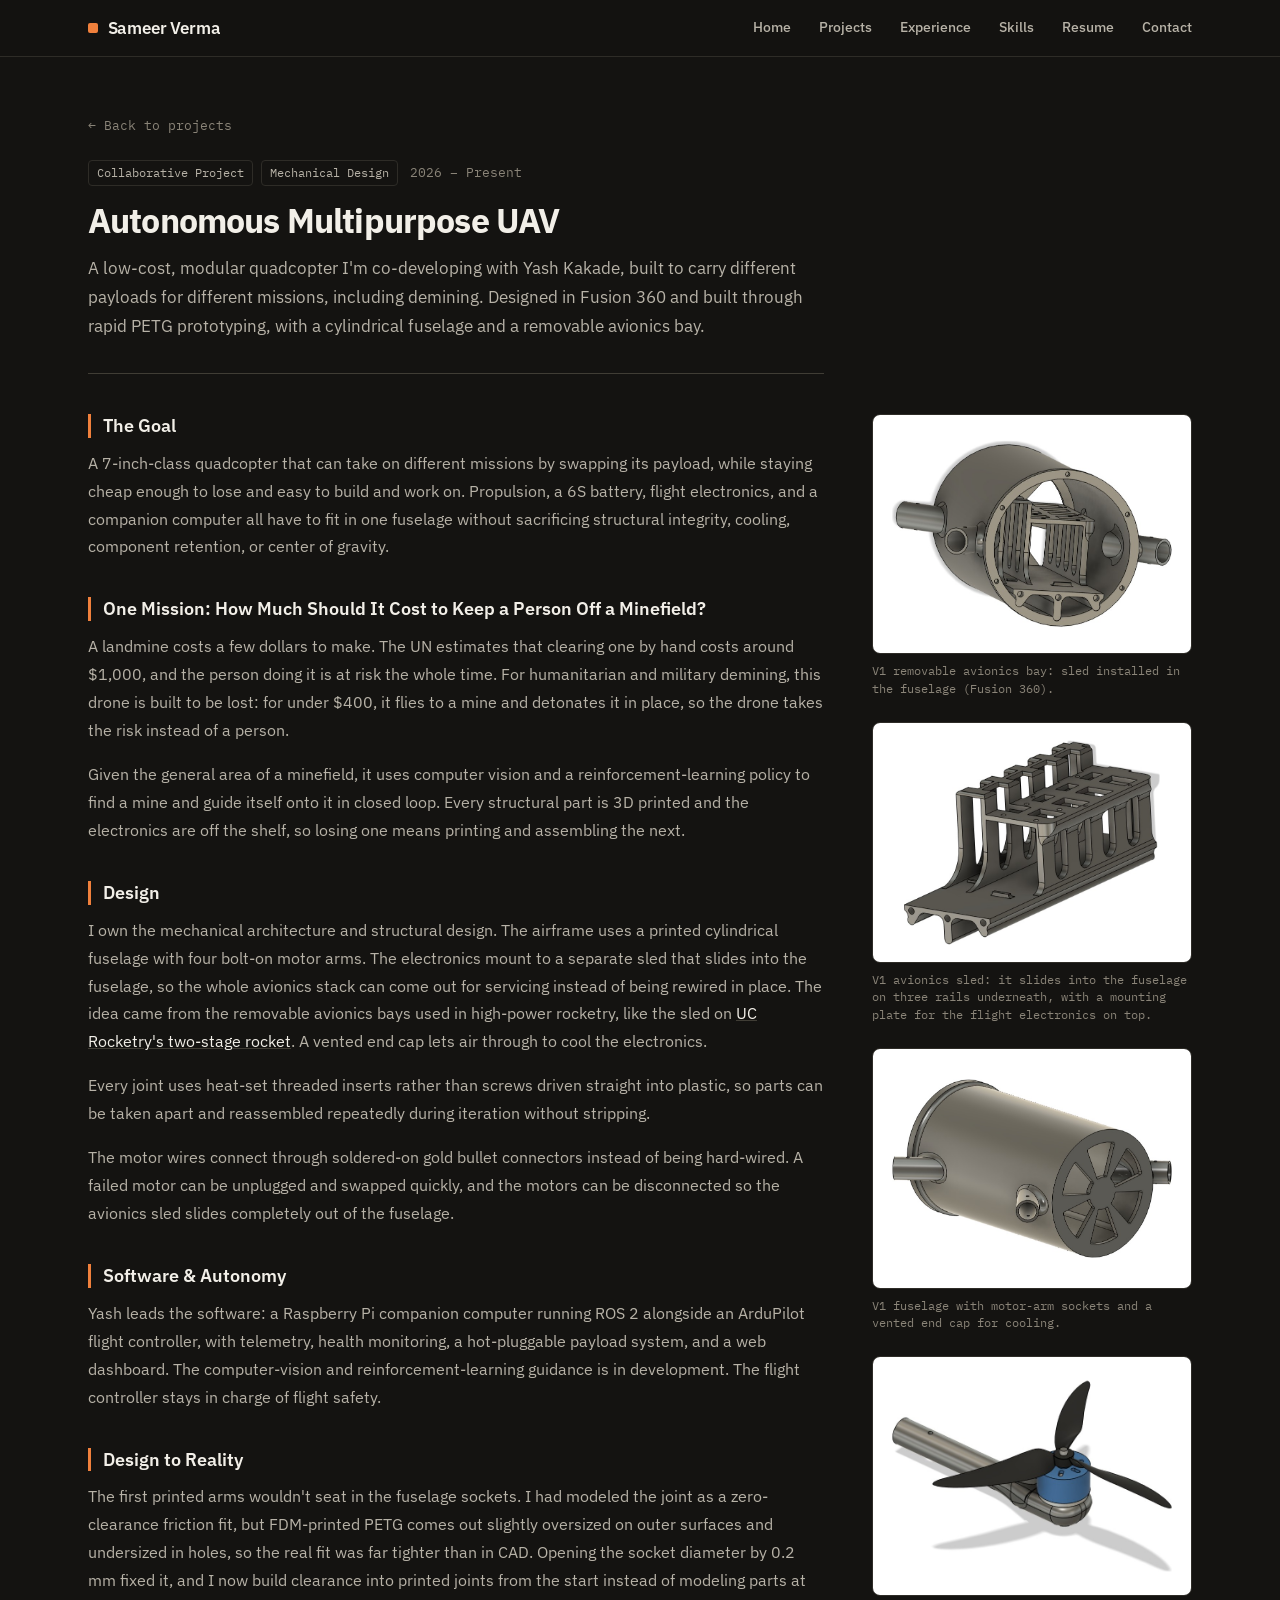
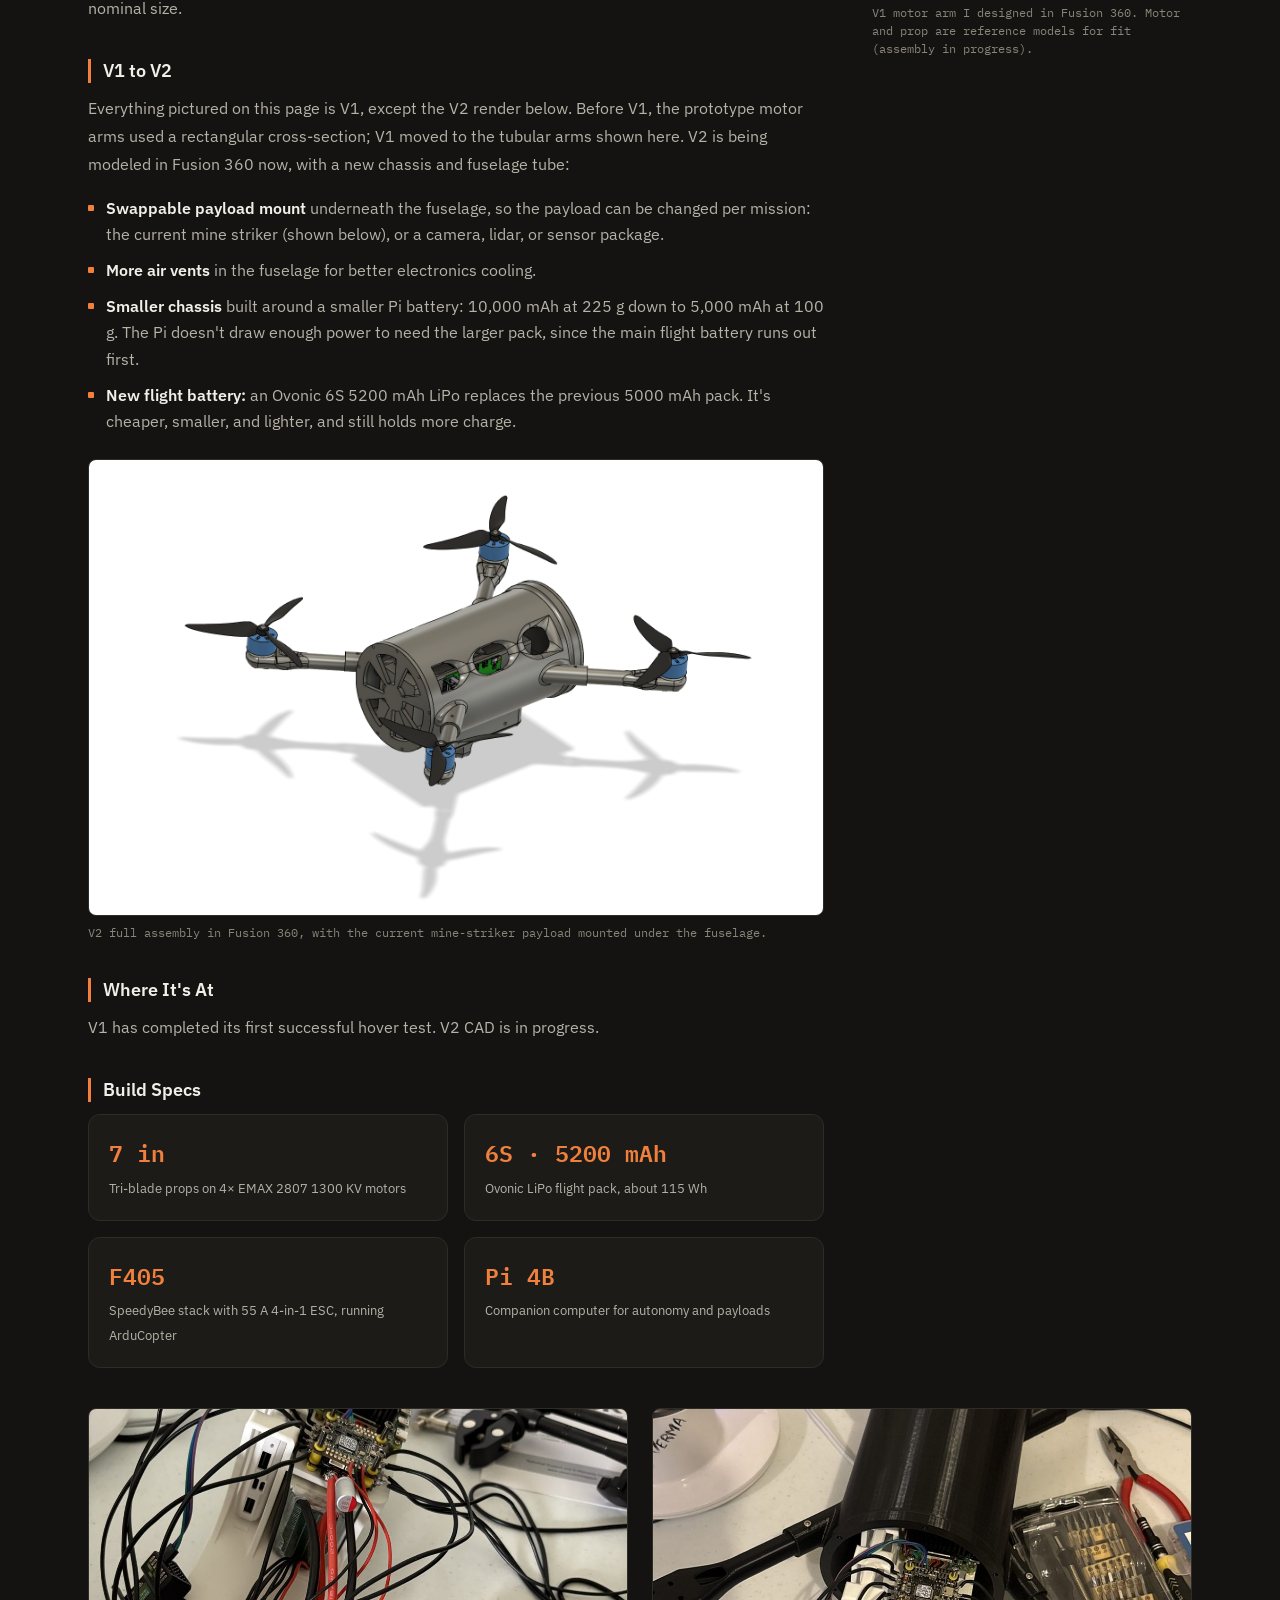
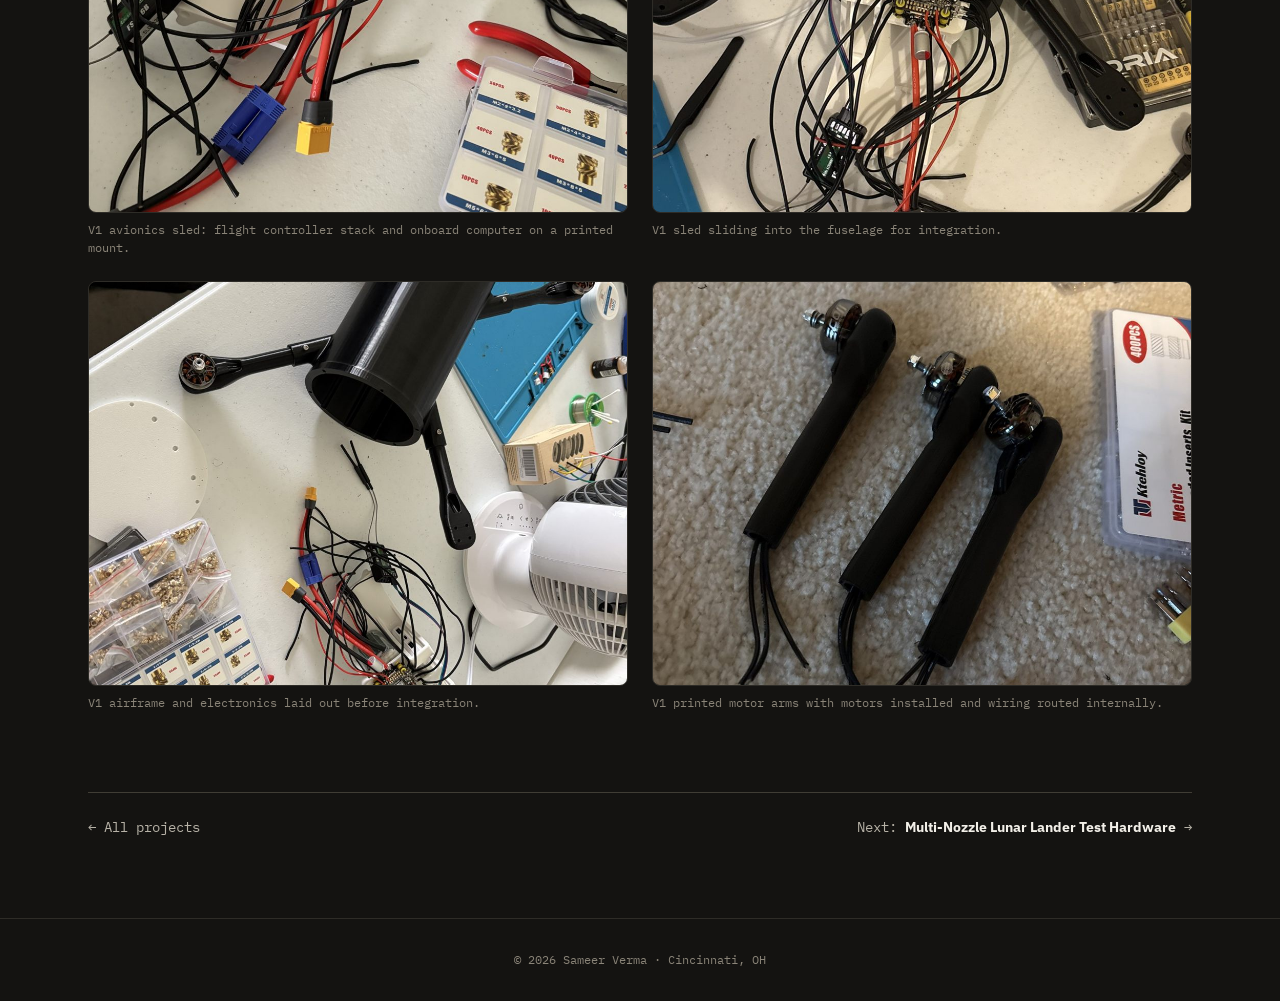
<file: projects/uav/index.html>
<!DOCTYPE html>
<html lang="en">
<head>
  <meta charset="utf-8">
  <meta name="viewport" content="width=device-width, initial-scale=1">
  <title>Autonomous Multipurpose UAV | Sameer Verma</title>
  <meta name="description" content="A modular quadcopter I&#x27;m co-developing with Yash Kakade, designed in Fusion 360 and built through rapid PETG prototyping, with a cylindrical fuselage and a removable avionics bay.">
  <link rel="icon" href="../../favicon.svg" type="image/svg+xml">
  <link rel="apple-touch-icon" href="../../apple-touch-icon.png">
  <meta property="og:type" content="article">
  <meta property="og:site_name" content="Sameer Verma">
  <meta property="og:title" content="Autonomous Multipurpose UAV">
  <meta property="og:description" content="A modular quadcopter I&#x27;m co-developing with Yash Kakade, designed in Fusion 360 and built through rapid PETG prototyping, with a cylindrical fuselage and a removable avionics bay.">
  <meta property="og:url" content="https://sam5547.github.io/projects/uav/">
  <meta property="og:image" content="https://sam5547.github.io/images/uav-sled-in-fuselage-cad.png">
  <meta name="twitter:card" content="summary_large_image">
  <link rel="preconnect" href="https://fonts.googleapis.com">
  <link rel="preconnect" href="https://fonts.gstatic.com" crossorigin>
  <link href="https://fonts.googleapis.com/css2?family=IBM+Plex+Mono:wght@400;500;600&family=IBM+Plex+Sans:wght@400;500;600;700&display=swap" rel="stylesheet">
  <link rel="stylesheet" href="../../style.css?v=2026-10-26">
</head>
<body>
  <nav>
    <div class="nav-inner">
      <a class="logo" href="../../">Sameer Verma</a>
      <button class="menu-btn" aria-label="Menu" onclick="document.querySelector('.links').classList.toggle('open')">
        <svg width="20" height="20" viewBox="0 0 24 24" fill="none" stroke="currentColor" stroke-width="2" stroke-linecap="round"><line x1="4" x2="20" y1="12" y2="12"/><line x1="4" x2="20" y1="6" y2="6"/><line x1="4" x2="20" y1="18" y2="18"/></svg>
      </button>
      <div class="links" onclick="this.classList.remove('open')">
        <a href="../../">Home</a>
        <a href="../../#projects">Projects</a>
        <a href="../../#experience">Experience</a>
        <a href="../../#skills">Skills</a>
        <a href="../../Sameer_Verma_Resume.pdf" target="_blank">Resume</a>
        <a href="../../#contact">Contact</a>
      </div>
    </div>
  </nav>

  <main>
    <a class="back" href="../../#projects">← Back to projects</a>
  <section id="uav" class="case">
    <div class="case-meta"><span class="tag">Collaborative Project</span><span class="tag">Mechanical Design</span><span class="meta-date">2026 – Present</span></div>
    <h2 class="case-title">Autonomous Multipurpose UAV</h2>
    <p class="case-summary">A low-cost, modular quadcopter I'm co-developing with Yash Kakade, built to carry different payloads for different missions, including demining. Designed in Fusion 360 and built through rapid PETG prototyping, with a cylindrical fuselage and a removable avionics bay.</p>

    <div class="case-grid">
      <div class="case-main">
        <h3>The Goal</h3>
        <p>A 7-inch-class quadcopter that can take on different missions by swapping its payload, while staying cheap enough to lose and easy to build and work on. Propulsion, a 6S battery, flight electronics, and a companion computer all have to fit in one fuselage without sacrificing structural integrity, cooling, component retention, or center of gravity.</p>

        <h3>One Mission: How Much Should It Cost to Keep a Person Off a Minefield?</h3>
        <p>A landmine costs a few dollars to make. The UN estimates that clearing one by hand costs around $1,000, and the person doing it is at risk the whole time. For humanitarian and military demining, this drone is built to be lost: for under $400, it flies to a mine and detonates it in place, so the drone takes the risk instead of a person.</p>
        <p>Given the general area of a minefield, it uses computer vision and a reinforcement-learning policy to find a mine and guide itself onto it in closed loop. Every structural part is 3D printed and the electronics are off the shelf, so losing one means printing and assembling the next.</p>

        <h3>Design</h3>
        <p>I own the mechanical architecture and structural design. The airframe uses a printed cylindrical fuselage with four bolt-on motor arms. The electronics mount to a separate sled that slides into the fuselage, so the whole avionics stack can come out for servicing instead of being rewired in place. The idea came from the removable avionics bays used in high-power rocketry, like the sled on <a href="../rocket/" style="color:var(--text);text-decoration:underline;text-decoration-color:var(--rule)">UC Rocketry's two-stage rocket</a>. A vented end cap lets air through to cool the electronics.</p>
        <p>Every joint uses heat-set threaded inserts rather than screws driven straight into plastic, so parts can be taken apart and reassembled repeatedly during iteration without stripping.</p>
        <p>The motor wires connect through soldered-on gold bullet connectors instead of being hard-wired. A failed motor can be unplugged and swapped quickly, and the motors can be disconnected so the avionics sled slides completely out of the fuselage.</p>

        <h3>Software &amp; Autonomy</h3>
        <p>Yash leads the software: a Raspberry Pi companion computer running ROS 2 alongside an ArduPilot flight controller, with telemetry, health monitoring, a hot-pluggable payload system, and a web dashboard. The computer-vision and reinforcement-learning guidance is in development. The flight controller stays in charge of flight safety.</p>

        <h3>Design to Reality</h3>
        <p>The first printed arms wouldn't seat in the fuselage sockets. I had modeled the joint as a zero-clearance friction fit, but FDM-printed PETG comes out slightly oversized on outer surfaces and undersized in holes, so the real fit was far tighter than in CAD. Opening the socket diameter by 0.2 mm fixed it, and I now build clearance into printed joints from the start instead of modeling parts at nominal size.</p>

        <h3>V1 to V2</h3>
        <p>Everything pictured on this page is V1, except the V2 render below. Before V1, the prototype motor arms used a rectangular cross-section; V1 moved to the tubular arms shown here. V2 is being modeled in Fusion 360 now, with a new chassis and fuselage tube:</p>
        <ul>
          <li><strong>Swappable payload mount</strong> underneath the fuselage, so the payload can be changed per mission: the current mine striker (shown below), or a camera, lidar, or sensor package.</li>
          <li><strong>More air vents</strong> in the fuselage for better electronics cooling.</li>
          <li><strong>Smaller chassis</strong> built around a smaller Pi battery: 10,000 mAh at 225 g down to 5,000 mAh at 100 g. The Pi doesn't draw enough power to need the larger pack, since the main flight battery runs out first.</li>
          <li><strong>New flight battery:</strong> an Ovonic 6S 5200 mAh LiPo replaces the previous 5000 mAh pack. It's cheaper, smaller, and lighter, and still holds more charge.</li>
        </ul>
        <figure style="margin:1.5rem 0"><img src="../../images/uav-v2-assembly.png" alt="Fusion 360 render of the V2 quadcopter: cylindrical fuselage with side vents, four tubular motor arms with tri-blade props, and the mine-striker payload mounted underneath"><figcaption>V2 full assembly in Fusion 360, with the current mine-striker payload mounted under the fuselage.</figcaption></figure>

        <h3>Where It's At</h3>
        <p>V1 has completed its first successful hover test. V2 CAD is in progress.</p>

        <h3>Build Specs</h3>
        <div class="results">
          <div class="result"><strong>7 in</strong><span>Tri-blade props on 4× EMAX 2807 1300 KV motors</span></div>
          <div class="result"><strong>6S · 5200 mAh</strong><span>Ovonic LiPo flight pack, about 115 Wh</span></div>
          <div class="result"><strong>F405</strong><span>SpeedyBee stack with 55 A 4-in-1 ESC, running ArduCopter</span></div>
          <div class="result"><strong>Pi 4B</strong><span>Companion computer for autonomy and payloads</span></div>
          <!-- TODO: fill in from the drone photo shoot, then uncomment
          <div class="result"><strong>____ g</strong><span>All-up weight, ready to fly with battery</span></div>
          <div class="result"><strong>____ mm</strong><span>Motor-to-motor, diagonal</span></div>
          -->
        </div>
      </div>
      <aside class="case-side">
        <figure><img src="../../images/uav-sled-in-fuselage-cad.png" alt="Fusion 360 model: avionics sled installed inside the cylindrical fuselage, seen through the open end"><figcaption>V1 removable avionics bay: sled installed in the fuselage (Fusion 360).</figcaption></figure>
        <figure><img src="../../images/uav-sled-cad.png" alt="Fusion 360 model of the avionics sled with slotted side walls, a mounting plate on top and three slide rails underneath"><figcaption>V1 avionics sled: it slides into the fuselage on three rails underneath, with a mounting plate for the flight electronics on top.</figcaption></figure>
        <figure><img src="../../images/uav-fuselage-cad.png" alt="Fusion 360 model of the cylindrical fuselage with arm sockets and a spoked, vented end cap"><figcaption>V1 fuselage with motor-arm sockets and a vented end cap for cooling.</figcaption></figure>
        <figure><img src="../../images/uav-arm-cad.png" alt="Fusion 360 model of a drone motor arm: tubular arm with a curved motor mount, motor and three-blade prop installed"><figcaption>V1 motor arm I designed in Fusion 360. Motor and prop are reference models for fit (assembly in progress).</figcaption></figure>
      </aside>
    </div>

    <div class="gallery">
        <figure><img src="../../images/uav-avionics-sled.jpg" alt="Avionics sled with flight controller stack and onboard computer"><figcaption>V1 avionics sled: flight controller stack and onboard computer on a printed mount.</figcaption></figure>
        <figure><img src="../../images/uav-avionics-insert.jpg" alt="Avionics sled sliding into the cylindrical fuselage"><figcaption>V1 sled sliding into the fuselage for integration.</figcaption></figure>
      <figure><img src="../../images/uav-overview.jpg" alt="Top view of the airframe beside its electronics"><figcaption>V1 airframe and electronics laid out before integration.</figcaption></figure>
      <figure><img src="../../images/uav-arms-motors.jpg" alt="Three printed motor arms with motors mounted"><figcaption>V1 printed motor arms with motors installed and wiring routed internally.</figcaption></figure>
    </div>
  </section>

    <div class="next-project">
      <a href="../../#projects">← All projects</a>
      <a href="../lspace/">Next: <strong>Multi-Nozzle Lunar Lander Test Hardware</strong> →</a>
    </div>
  </main>

  <footer>© 2026 Sameer Verma · Cincinnati, OH</footer>
</body>
</html>
</file>
<file: style.css>
:root {
  --bg: #141311;          /* warm charcoal (not pure black) */
  --card: #1c1b18;
  --card-hover: #22211d;
  --border: #2e2c27;
  --rule: #403d35;
  --text: #f2efe8;
  --muted: #b7b2a7;
  --dim: #8a8478;
  --accent: #f0803c;      /* warm orange, bright enough for dark backgrounds */
  --accent-soft: rgba(240,128,60,.18);
  --sans: "IBM Plex Sans", system-ui, -apple-system, "Segoe UI", sans-serif;
  --mono: "IBM Plex Mono", ui-monospace, Consolas, monospace;
}
* { box-sizing: border-box; margin: 0; padding: 0; }
html { scroll-behavior: smooth; scroll-padding-top: 72px; }
body { background: var(--bg); color: var(--text); font-family: var(--sans); line-height: 1.55; -webkit-font-smoothing: antialiased; }
::selection { background: var(--accent-soft); }
a { color: inherit; text-decoration: none; }
img { display: block; max-width: 100%; }

/* Nav */
nav { position: fixed; top: 0; width: 100%; z-index: 50; background: rgba(20,19,17,.88); backdrop-filter: blur(8px); border-bottom: 1px solid var(--border); }
.nav-inner { max-width: 72rem; margin: 0 auto; padding: 0 1.5rem; height: 56px; display: flex; align-items: center; justify-content: space-between; }
.logo { font-weight: 600; font-size: 1.05rem; letter-spacing: -.01em; display: flex; align-items: center; gap: .6rem; }
.logo::before { content: ""; width: 10px; height: 10px; background: var(--accent); border-radius: 2px; }
.links { display: flex; gap: 1.75rem; }
.links a { font-size: .875rem; font-weight: 500; color: var(--muted); transition: color .2s; }
.links a:hover { color: var(--accent); }
.menu-btn { display: none; background: none; border: 0; color: var(--muted); cursor: pointer; padding: .5rem; }

main { max-width: 72rem; margin: 0 auto; padding: 7rem 1.5rem 5rem; }
section { margin-bottom: 5rem; }

/* Section labels, drawn like a title-block callout: LABEL ──────── */
h2 { display: flex; align-items: center; gap: 1rem; font-family: var(--mono); font-size: .8rem; font-weight: 600; letter-spacing: .16em; text-transform: uppercase; color: var(--accent); margin-bottom: 2rem; }
h2::after { content: ""; flex: 1; height: 1px; background: var(--rule); }

/* Hero */
.hero { display: grid; grid-template-columns: 10rem 1fr; gap: 2.5rem; align-items: start; }
.headshot { width: 10rem; height: 10rem; border-radius: 50%; overflow: hidden; border: 3px solid var(--card); box-shadow: 0 0 0 1px var(--border), 0 10px 30px rgba(0,0,0,.45); }
.headshot img { width: 100%; height: 100%; object-fit: cover; }
.hero h1 { font-size: 2.9rem; font-weight: 700; letter-spacing: -.03em; line-height: 1.1; margin-bottom: .5rem; }
.subtitle { font-size: 1.1rem; font-weight: 500; color: var(--muted); margin-bottom: 1.25rem; }
.subtitle a { color: var(--text); border-bottom: 1px solid var(--rule); }
.subtitle a:hover { border-color: var(--accent); }
.bio { color: var(--muted); font-size: 1.02rem; line-height: 1.75; max-width: 44rem; margin-bottom: 1.5rem; }
.bio p + p { margin-top: .9rem; }
.bio a, .project p a, .exp-row p a { color: var(--text); text-decoration: underline; text-decoration-color: var(--rule); text-underline-offset: 3px; transition: text-decoration-color .2s; }
.bio a:hover, .project p a:hover, .exp-row p a:hover { text-decoration-color: var(--accent); }
.hero-actions { display: flex; gap: .75rem; align-items: center; flex-wrap: wrap; }
.btn, .resume-btn { font-family: var(--mono); font-size: .78rem; font-weight: 500; border: 1px solid var(--rule); padding: .45rem .85rem; border-radius: .375rem; color: var(--text) !important; background: var(--card); transition: border-color .2s, background .2s; display: inline-flex; align-items: center; gap: .4rem; }
.btn:hover, .resume-btn:hover { border-color: var(--accent); }
.btn-primary { background: var(--accent); border-color: var(--accent); color: #141311 !important; font-weight: 600; }
.btn-primary:hover { background: #ff9550; border-color: #ff9550; }
.btn svg { width: 15px; height: 15px; }

.now { margin-top: 2.25rem; padding-top: 1.5rem; border-top: 1px dashed var(--rule); display: grid; grid-template-columns: 7rem 1fr; gap: .4rem 1rem; }
.now-label { font-family: var(--mono); font-size: .75rem; letter-spacing: .12em; text-transform: uppercase; color: var(--dim); padding-top: .15rem; }
.now ul { list-style: none; display: flex; flex-direction: column; gap: .45rem; }
.now li { font-size: .95rem; color: var(--muted); padding-left: 1.1rem; position: relative; }
.now li::before { content: ""; position: absolute; left: 0; top: .6em; width: 6px; height: 6px; background: var(--accent); border-radius: 1px; }
.now li strong { color: var(--text); font-weight: 600; }

/* Projects */
.projects { display: flex; flex-direction: column; gap: 1rem; }
.project { display: flex; gap: 1.5rem; padding: 1.25rem; background: var(--card); border: 1px solid var(--border); border-radius: .75rem; transition: border-color .2s, box-shadow .2s; }
.project:hover { border-color: var(--rule); box-shadow: 0 8px 28px rgba(0,0,0,.35); }
.thumb { width: 13rem; flex-shrink: 0; aspect-ratio: 4/3; border-radius: .5rem; overflow: hidden; border: 1px solid var(--border); background: var(--bg); align-self: flex-start; }
.thumb img { width: 100%; height: 100%; object-fit: cover; }
.project h3 { font-size: 1.15rem; font-weight: 600; margin-bottom: .35rem; transition: color .2s; }
.project:hover h3 { color: var(--accent); }
.meta { font-family: var(--mono); font-size: .8rem; color: var(--dim); margin-bottom: .6rem; }
.project p { color: var(--muted); font-size: .92rem; line-height: 1.65; margin-bottom: .8rem; max-width: 44rem; }
.tags { display: flex; gap: .5rem; flex-wrap: wrap; }
.tag { font-family: var(--mono); font-size: .72rem; border: 1px solid var(--border); background: var(--bg); padding: .2rem .5rem; border-radius: .25rem; color: var(--muted); }
.tag-link { color: var(--accent); border-color: transparent; background: none; font-weight: 600; }
.tag-link:hover { text-decoration: underline; }

/* Cards / chips (skills, contact) */
.card { padding: 1.5rem; border-radius: .75rem; border: 1px solid var(--border); background: var(--card); }
.chips { display: flex; gap: .5rem; flex-wrap: wrap; }
.chip { padding: .25rem .55rem; border-radius: .3rem; background: var(--bg); border: 1px solid var(--border); font-size: .8rem; color: var(--muted); }

/* Experience: compact timeline */
.exp { border-left: 2px solid var(--border); margin-left: .25rem; }
.exp-row { display: grid; grid-template-columns: 11rem 1fr; gap: 1.5rem; padding: 0 0 1.75rem 1.5rem; position: relative; }
.exp-row::before { content: ""; position: absolute; left: -7px; top: .35rem; width: 12px; height: 12px; border-radius: 50%; background: var(--card); border: 2px solid var(--accent); }
.exp-row:last-child { padding-bottom: 0; }
.exp-when { font-family: var(--mono); font-size: .8rem; color: var(--dim); padding-top: .15rem; }
.exp-row h3 { font-size: 1.02rem; font-weight: 600; }
.exp-row h3 span { font-weight: 400; color: var(--muted); }
.exp-row p { color: var(--muted); font-size: .9rem; line-height: 1.6; margin-top: .2rem; max-width: 46rem; }
.exp-row .go { font-family: var(--mono); font-size: .78rem; color: var(--accent); white-space: nowrap; text-decoration: none; }
.exp-row .go:hover { text-decoration: underline; }

/* Project detail */
.case-meta { display: flex; gap: .5rem; align-items: center; flex-wrap: wrap; margin-bottom: 1rem; }
.meta-date { font-family: var(--mono); font-size: .8rem; color: var(--dim); margin-left: .25rem; }
h2.case-title { display: block; font-family: var(--sans); font-size: 2.1rem; font-weight: 700; letter-spacing: -.025em; line-height: 1.15; text-transform: none; color: var(--text); margin-bottom: .75rem; }
h2.case-title::after { display: none; }
.case-summary { color: var(--muted); font-size: 1.08rem; line-height: 1.7; max-width: 46rem; margin-bottom: 2.5rem; padding-bottom: 2rem; border-bottom: 1px solid var(--rule); }
.case-summary a { color: var(--text); text-decoration: underline; text-decoration-color: var(--rule); }
.case-grid { display: grid; grid-template-columns: 1fr 20rem; gap: 3rem; align-items: start; }
.case-main h3 { font-size: 1.15rem; font-weight: 600; margin: 2.25rem 0 .75rem; padding-left: .75rem; border-left: 3px solid var(--accent); line-height: 1.3; }
.case-main h3:first-child { margin-top: 0; }
.case-main p { color: var(--muted); font-size: .97rem; line-height: 1.8; }
.case-main p + p { margin-top: 1rem; }
.case-main a { color: var(--text); text-decoration: underline; text-decoration-color: var(--rule); }
.case-main ul { list-style: none; display: flex; flex-direction: column; gap: .6rem; margin-top: 1rem; }
.case-main li { color: var(--muted); font-size: .97rem; line-height: 1.7; padding-left: 1.1rem; position: relative; }
.case-main li::before { content: ""; position: absolute; left: 0; top: .65em; width: 6px; height: 6px; background: var(--accent); border-radius: 1px; }
.case-main li strong { color: var(--text); font-weight: 600; }
.results { display: grid; grid-template-columns: repeat(2, 1fr); gap: 1rem; }
.result { padding: 1.25rem; border-radius: .75rem; border: 1px solid var(--border); background: var(--card); }
.result strong { display: block; font-family: var(--mono); font-size: 1.45rem; font-weight: 600; color: var(--accent); margin-bottom: .25rem; }
.result span { color: var(--muted); font-size: .82rem; }
.case-side { display: flex; flex-direction: column; gap: 1.5rem; }
figure img, figure video { width: 100%; border-radius: .5rem; border: 1px solid var(--border); background: var(--card); }
figcaption { font-family: var(--mono); font-size: .72rem; color: var(--dim); margin-top: .5rem; line-height: 1.55; }
.gallery { display: grid; grid-template-columns: repeat(2, 1fr); gap: 1.5rem; margin-top: 2.5rem; }
.gallery img { aspect-ratio: 4/3; object-fit: cover; }
.gallery .wide { grid-column: 1 / -1; }
.gallery .wide img { aspect-ratio: auto; }

/* Skills */
.skills { display: grid; grid-template-columns: repeat(3, 1fr); gap: 1rem; }
.skills h4, .contact h4 { font-family: var(--mono); font-size: .72rem; font-weight: 600; color: var(--dim); text-transform: uppercase; letter-spacing: .12em; margin-bottom: .8rem; }

/* Contact */
.contact { display: grid; grid-template-columns: repeat(2, 1fr); gap: 1rem; }
.contact-value { font-size: 1.05rem; font-weight: 500; margin-bottom: 1rem; word-break: break-all; }
.contact-actions { display: flex; gap: .75rem; flex-wrap: wrap; }
.contact button.resume-btn { cursor: pointer; }

/* Project pages */
.back { display: inline-block; font-family: var(--mono); font-size: .8rem; color: var(--dim); margin-bottom: 1.5rem; transition: color .2s; }
.back:hover { color: var(--accent); }
.next-project { display: flex; justify-content: space-between; align-items: center; gap: 1rem; flex-wrap: wrap; margin-top: 4rem; padding-top: 1.5rem; border-top: 1px solid var(--rule); }
.next-project a { font-family: var(--mono); font-size: .85rem; color: var(--muted); transition: color .2s; }
.next-project a:hover { color: var(--accent); }
.next-project strong { color: var(--text); font-family: var(--sans); }

footer { border-top: 1px solid var(--border); padding: 2rem 1.5rem; text-align: center; font-family: var(--mono); font-size: .75rem; color: var(--dim); }

@media (max-width: 767px) {
  .links { display: none; position: absolute; top: 56px; left: 0; right: 0; flex-direction: column; gap: 0; background: var(--bg); border-bottom: 1px solid var(--border); }
  .links.open { display: flex; }
  .links a { padding: .9rem 1.5rem; }
  .menu-btn { display: flex; }
  main { padding: 5.5rem 1rem 4rem; }
  .hero { grid-template-columns: 1fr; gap: 1.5rem; }
  .headshot { width: 7.5rem; height: 7.5rem; }
  .hero h1 { font-size: 2.2rem; }
  .now { grid-template-columns: 1fr; }
  .project { flex-direction: column; padding: 1rem; }
  .thumb { width: 100%; aspect-ratio: 16/9; }
  .exp-row { grid-template-columns: 1fr; gap: .2rem; }
  .skills, .case-grid, .gallery, .contact { grid-template-columns: 1fr; }
  .case-grid { gap: 2rem; }
  h2.case-title { font-size: 1.65rem; }
}

/* Scroll reveals (home page). Only active when JS has run (html.js), so content is never stuck hidden. */
.js .reveal { opacity: 0; transform: translateY(28px); transition: opacity .8s cubic-bezier(.2,.7,.2,1), transform .8s cubic-bezier(.2,.7,.2,1); transition-delay: var(--d, 0s); }
.js .reveal.in { opacity: 1; transform: none; }
.js h2.reveal::after { transform: scaleX(0); transform-origin: left; transition: transform 1.1s cubic-bezier(.2,.7,.2,1) .25s; }
.js h2.reveal.in::after { transform: scaleX(1); }
.js .project.reveal .thumb img { transform: scale(1.08); transition: transform 1.4s cubic-bezier(.2,.7,.2,1) .1s; }
.js .project.reveal.in .thumb img { transform: scale(1); }
.js .exp-row.reveal::before { transform: scale(0); transition: transform .5s cubic-bezier(.3,1.6,.5,1) calc(var(--d, 0s) + .3s); }
.js .exp-row.reveal.in::before { transform: scale(1); }
@media (prefers-reduced-motion: reduce) {
  .js .reveal, .js .reveal.in, .js h2.reveal::after, .js .project.reveal .thumb img, .js .exp-row.reveal::before { opacity: 1; transform: none; transition: none; }
}

/* scroll-scrubbed motion: JS writes --p (0..1) as each element travels up the viewport */
.js .scrub { --p: 1; }
.js .project.scrub { opacity: calc(.25 + .75 * var(--p)); transform: translateY(calc((1 - var(--p)) * 60px)) scale(calc(.92 + .08 * var(--p))); will-change: transform, opacity; }
.js .project.scrub .thumb img { transform: scale(calc(1.18 - .18 * var(--p))); will-change: transform; }
.js h2.scrub::after { transform: scaleX(var(--p)); transform-origin: left; }
.js h2.scrub { opacity: calc(.2 + .8 * var(--p)); }
.js .exp-row.scrub { opacity: calc(.2 + .8 * var(--p)); transform: translateX(calc((1 - var(--p)) * -24px)); }
.js .exp-row.scrub::before { transform: scale(var(--p)); }
@media (prefers-reduced-motion: reduce) { .js .scrub { --p: 1 !important; } }
</file>
